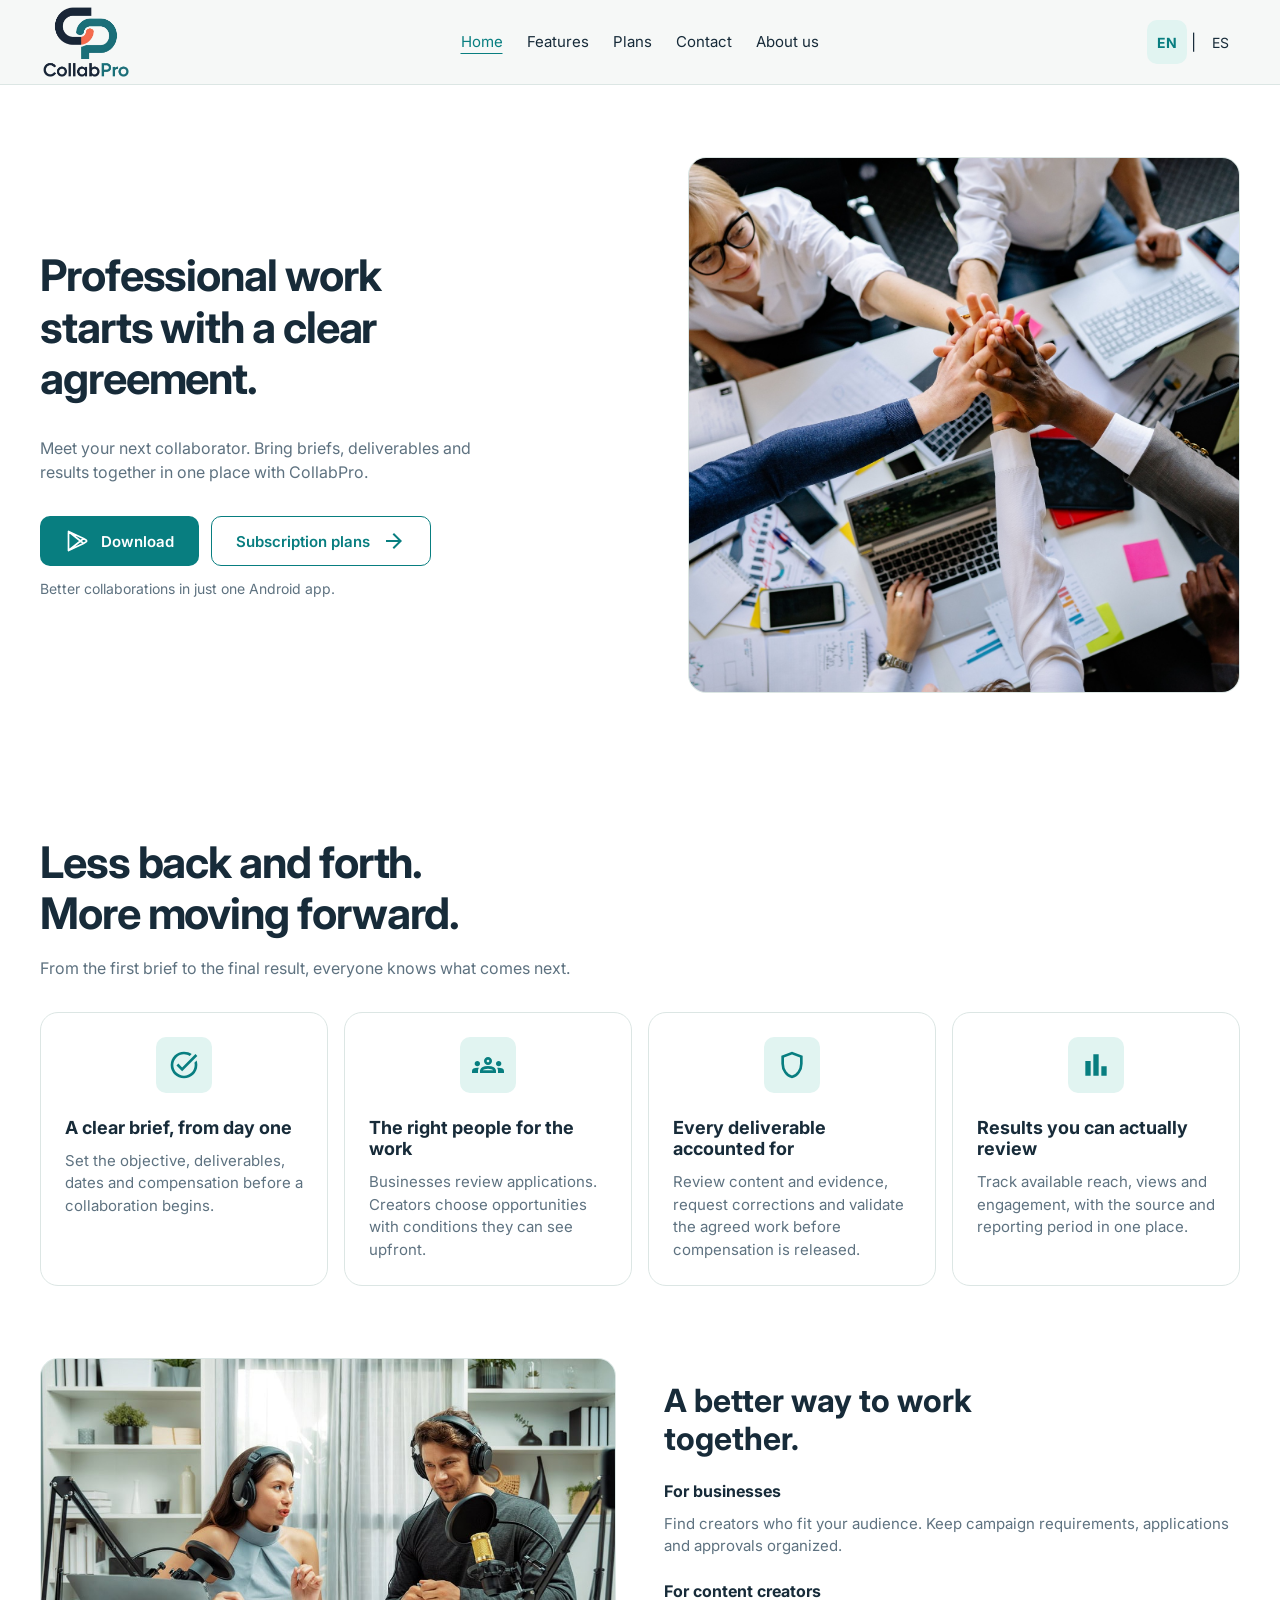
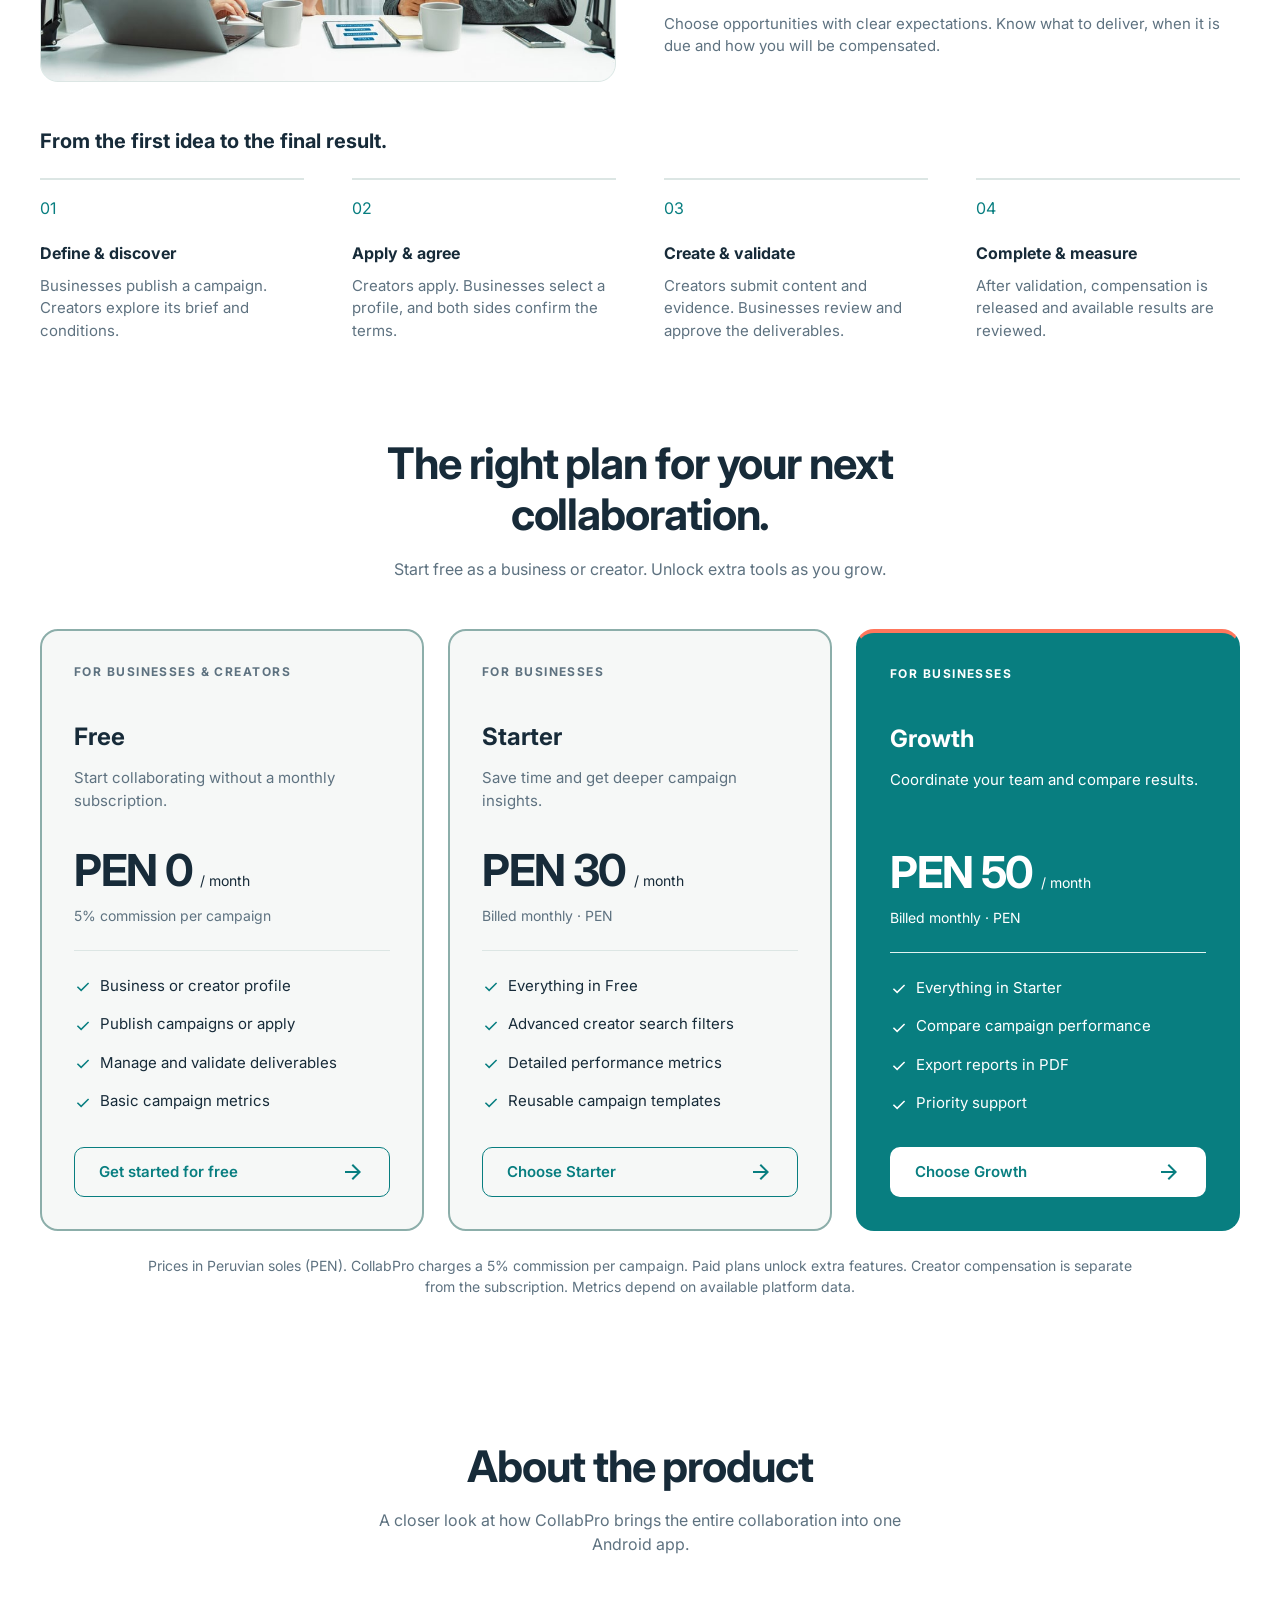
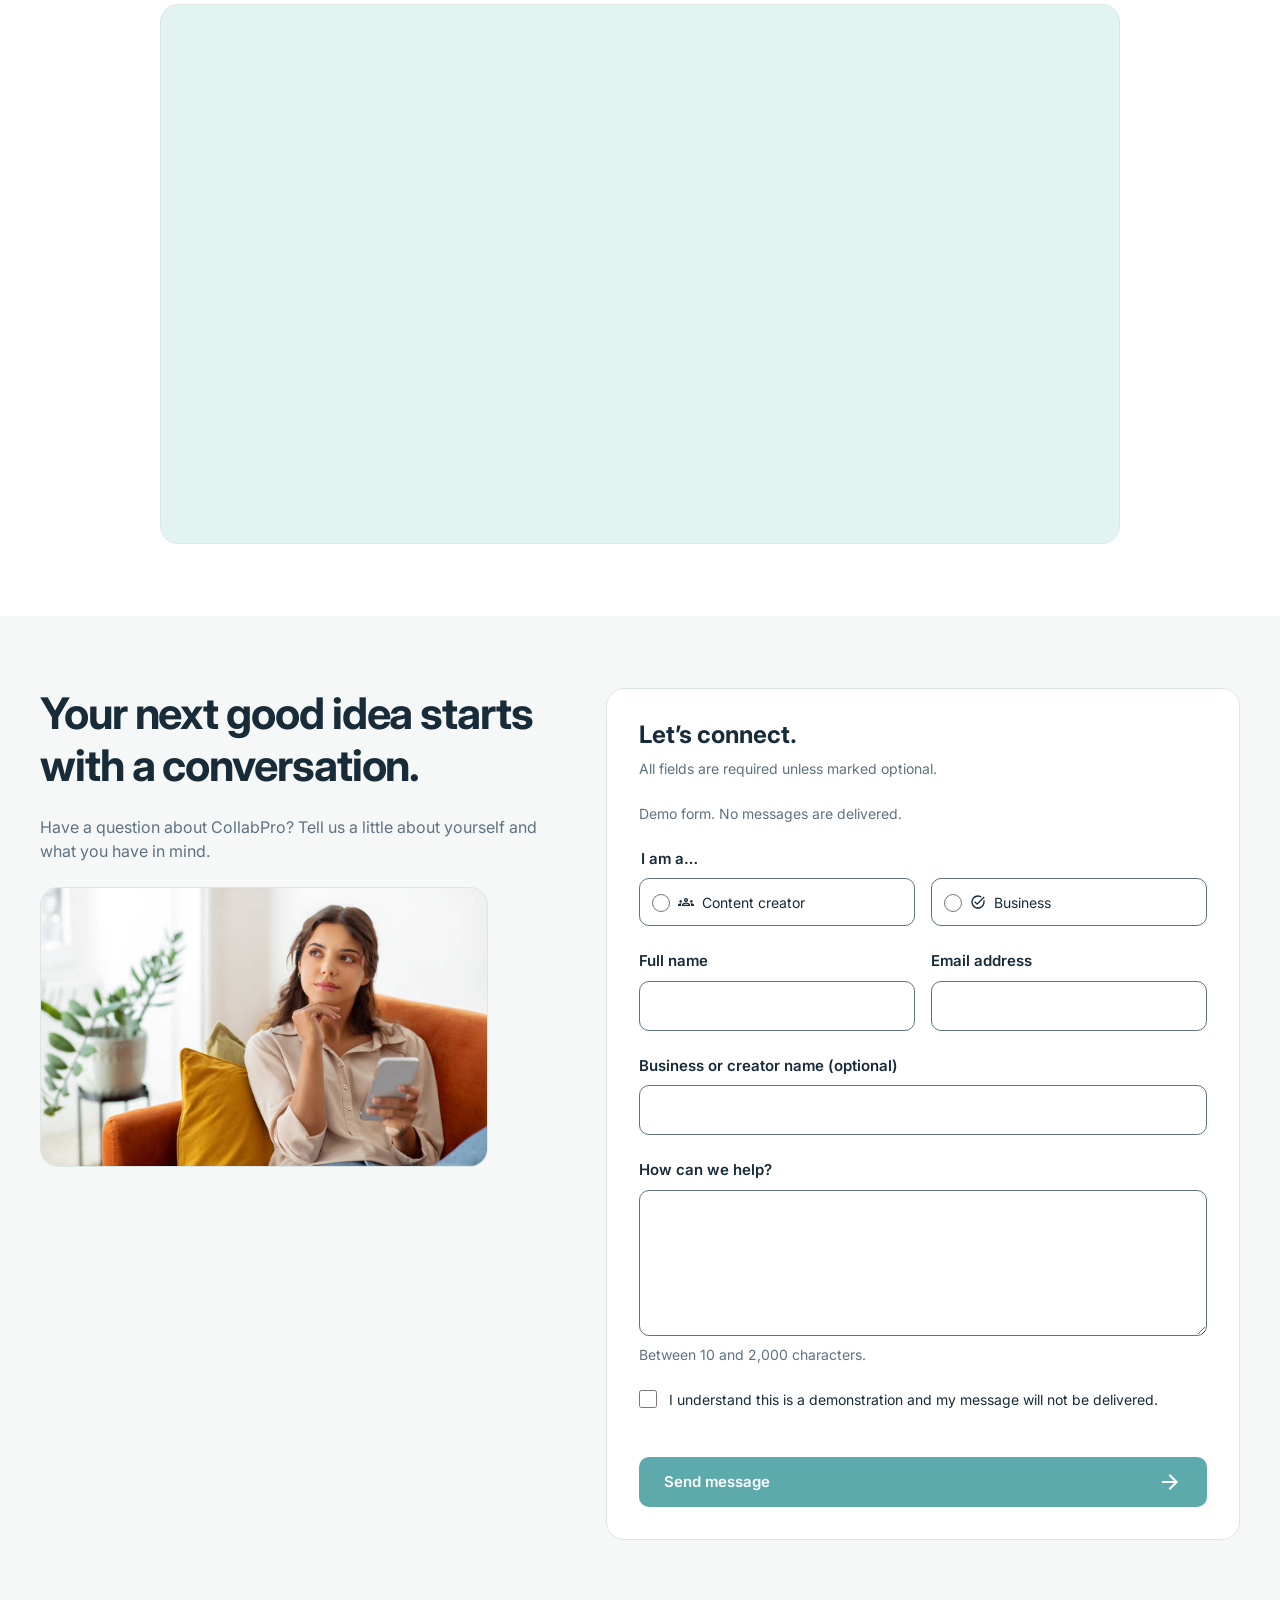
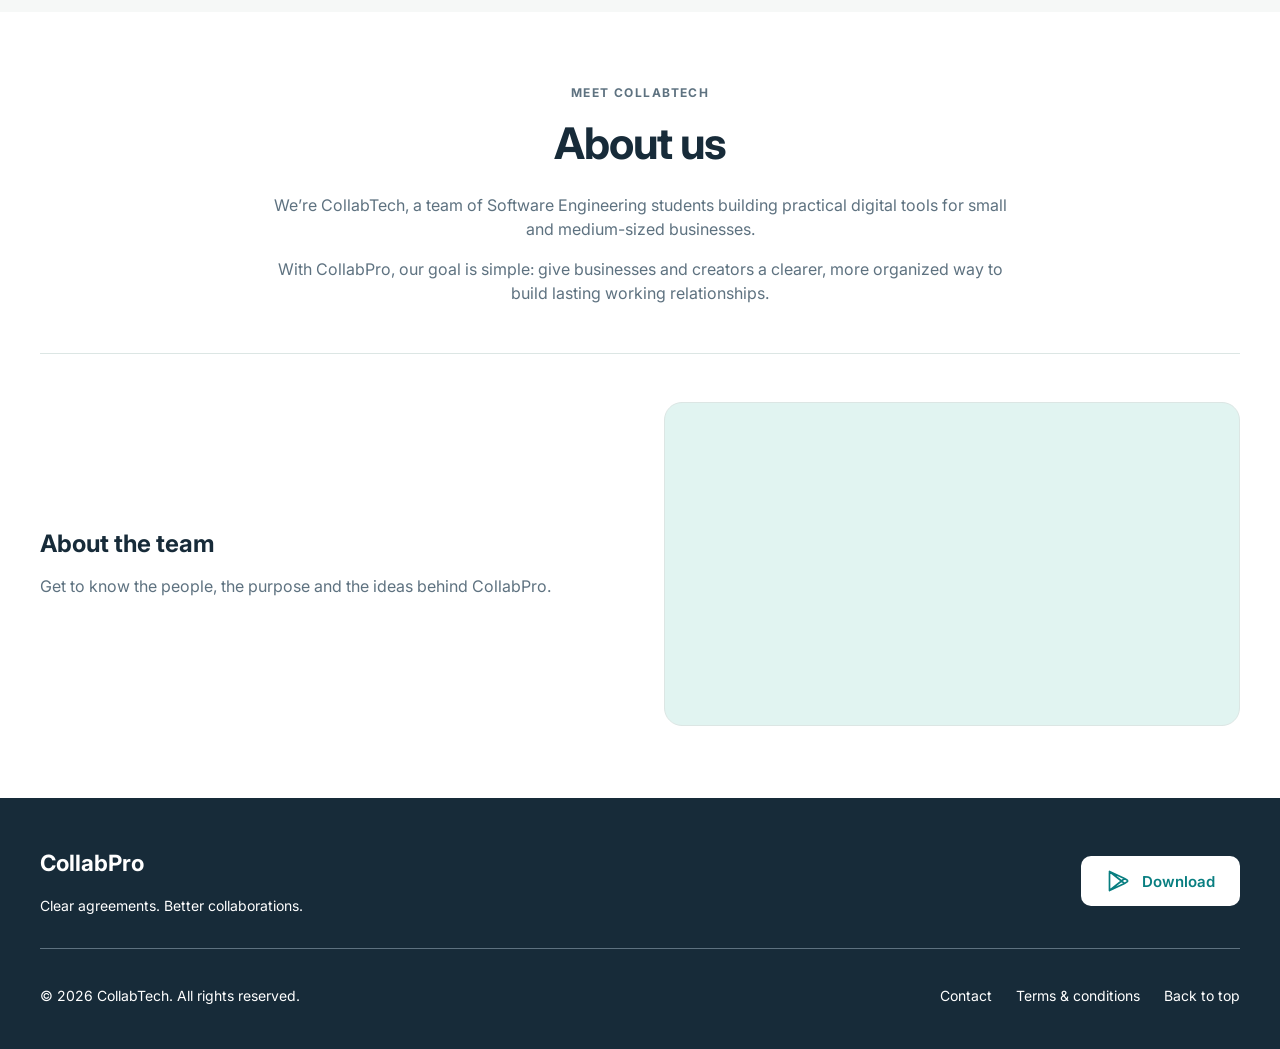
<file: index.html>
<!DOCTYPE html>
<html lang="en-US">
  <head>
    <meta charset="utf-8"/>
    <meta content="width=device-width, initial-scale=1" name="viewport"/>
    <meta content="light" name="color-scheme"/>
    <meta content="#087E80" name="theme-color"/>
    <title>
      CollabPro — Clear agreements. Better collaborations.
    </title>
    <meta content="Connect businesses and creators. Manage campaign briefs, applications, deliverables and results in one Android app." name="description"/>
    <meta content="CollabPro — Clear agreements. Better collaborations." property="og:title"/>
    <meta content="Connect businesses and creators. Manage campaign briefs, applications, deliverables and results in one Android app." property="og:description"/>
    <meta content="website" property="og:type"/>
    <link href="assets/imgs/favicon.ico" rel="icon" type="image/x-icon"/>
    <link href="https://fonts.googleapis.com" rel="preconnect"/>
    <link href="https://fonts.gstatic.com" rel="preconnect" crossorigin="anonymous"/>
    <link href="https://fonts.googleapis.com/css2?family=Inter:wght@400;500;600;700&amp;family=Roboto:wght@400;500;600;700&amp;display=swap" rel="stylesheet"/>
    <link href="assets/styles/main.css" rel="stylesheet"/>
    <script src="assets/js/main.js" type="module">
    </script>
  </head>
  <body data-page="home">
    <a class="skip-link" data-i18n="skip" href="#main">
      Skip to main content
    </a>
    <p aria-atomic="true" aria-live="polite" class="sr-only" id="site-announcement" role="status">
    </p>
    <header class="site-header">
      <div class="container header-inner">
        <a aria-label="CollabPro — Home" class="brand" data-i18n-aria="brand.home" href="#home">
          <img alt="CollabPro" class="brand-logo" height="72" src="assets/imgs/logo.png" width="92"/>
        </a>
        <nav aria-label="Main navigation" class="main-nav" data-i18n-aria="nav.label" id="main-nav">
          <a data-i18n="nav.home" href="#home">
            Home
          </a>
          <a data-i18n="nav.features" href="#features">
            Features
          </a>
          <a data-i18n="nav.plans" href="#plans">
            Plans
          </a>
          <a data-i18n="nav.contact" href="#contact">
            Contact
          </a>
          <a data-i18n="nav.about" href="#about">
            About us
          </a>
        </nav>
        <div class="header-actions">
          <div aria-label="Language" class="language-switch" data-i18n-aria="language.label" role="group">
            <button aria-label="English" aria-pressed="true" data-locale="en_US" lang="en-US" type="button">
              EN
            </button>
            <span aria-hidden="true">
              |
            </span>
            <button aria-label="Español latinoamericano" aria-pressed="false" data-locale="es_419" lang="es-419" type="button">
              ES
            </button>
          </div>
          <button aria-controls="main-nav" aria-expanded="false" aria-label="Open menu" class="menu-toggle" data-i18n-aria="menu.open" id="menu-toggle" type="button">
            <svg aria-hidden="true" class="icon material-symbols-icon" focusable="false" viewBox="0 0 960 960"><path d="M120 240V320H840V240ZM120 440V520H840V440ZM120 640V720H840V640Z" transform="translate(0 960) scale(1 -1)"/></svg>
          </button>
        </div>
      </div>
    </header>
    <main id="main" tabindex="-1">
      <section aria-labelledby="hero-title" class="section hero" id="home">
        <div class="container hero-grid">
          <div class="hero-copy">
            <h1 data-i18n="hero.title" id="hero-title">
              Professional work starts with a clear agreement.
            </h1>
            <p class="hero-description" data-i18n="hero.description">
              Meet your next collaborator. Bring briefs, deliverables and results together in one place with CollabPro
            </p>
            <div class="button-row">
              <a class="button button-primary" data-download="" href="#download-dialog">
                <svg aria-hidden="true" class="icon playstore-icon" focusable="false" viewBox="0 0 24 24"><path d="m3.5 2.5 12 9.5-12 9.5v-19Zm12 9.5 3-2.4 2.5 1.5c.8.5.8 1.3 0 1.8l-2.5 1.5-3-2.4Zm-12-9.5 15 7.1m-15 11.9 15-7.1"/></svg>
                <span data-i18n="cta.download">
                  Download
                </span>
              </a>
              <a class="button button-outline" href="#plans">
                <span data-i18n="cta.plans">
                  Subscription plans
                </span>
                <svg aria-hidden="true" class="icon material-symbols-icon" focusable="false" viewBox="0 0 960 960"><path d="M647 440H160V520H647L423 744L480 800L800 480L480 160L423 216Z" transform="translate(0 960) scale(1 -1)"/></svg>
              </a>
            </div>
            <p class="small-note" data-i18n="hero.android">
              Better collaborations in just one Android app.
            </p>
          </div>
          <figure class="media-slot media-hero" data-media="">
            <img alt="Team members bringing their hands together around a work table" data-i18n-alt="media.hero" decoding="async" fetchpriority="high" height="1280" src="assets/imgs/home.jpg" width="1920"/>
            <figcaption class="media-caption" data-i18n="media.hero" hidden>Team members bringing their hands together around a work table</figcaption>
          </figure>
        </div>
      </section>
      <section aria-labelledby="features-title" class="section" id="features">
        <div class="container">
          <div class="section-heading">
            <h2 data-i18n="features.title" id="features-title">
              Less back and forth.
More moving forward.
            </h2>
            <p data-i18n="features.description">
              From the first brief to the final result, everyone knows what comes next.
            </p>
          </div>
          <div class="feature-grid">
            <article class="feature-card">
              <span class="icon-box">
                <svg aria-hidden="true" class="icon material-symbols-icon" focusable="false" viewBox="0 0 960 960"><path d="M480 80Q397 80 324.0 111.5Q251 143 197.0 197.0Q143 251 111.5 324.0Q80 397 80 480Q80 563 111.5 636.0Q143 709 197.0 763.0Q251 817 324.0 848.5Q397 880 480 880Q545 880 603.0 861.0Q661 842 710 808L652 749Q614 773 571.0 786.5Q528 800 480 800Q347 800 253.5 706.5Q160 613 160 480Q160 347 253.5 253.5Q347 160 480 160Q613 160 706.5 253.5Q800 347 800 480Q800 498 798.0 516.0Q796 534 792 551L857 616Q868 584 874.0 550.0Q880 516 880 480Q880 397 848.5 324.0Q817 251 763.0 197.0Q709 143 636.0 111.5Q563 80 480 80ZM424 296 254 466 310 522 424 408 824 809 880 753Z" transform="translate(0 960) scale(1 -1)"/></svg>
              </span>
              <h3 data-i18n="feature.campaigns.title">
                A clear brief, from day one
              </h3>
              <p data-i18n="feature.campaigns.body">
                Set the objective, deliverables, dates and compensation before a collaboration begins.
              </p>
            </article>
            <article class="feature-card">
              <span class="icon-box">
                <svg aria-hidden="true" class="icon material-symbols-icon" focusable="false" viewBox="0 0 960 960"><path d="M0 240V303Q0 346 44.0 373.0Q88 400 160 400Q173 400 185.0 399.5Q197 399 208 397Q194 376 187.0 353.0Q180 330 180 305V240ZM240 240V305Q240 337 257.5 363.5Q275 390 307 410Q339 430 383.5 440.0Q428 450 480 450Q533 450 577.5 440.0Q622 430 654 410Q686 390 703.0 363.5Q720 337 720 305V240ZM780 240V305Q780 331 773.5 354.0Q767 377 754 397Q765 399 776.5 399.5Q788 400 800 400Q872 400 916.0 373.5Q960 347 960 303V240ZM325 320H636Q626 340 580.5 355.0Q535 370 480 370Q425 370 379.5 355.0Q334 340 325 320ZM160 440Q127 440 103.5 463.5Q80 487 80 520Q80 554 103.5 577.0Q127 600 160 600Q194 600 217.0 577.0Q240 554 240 520Q240 487 217.0 463.5Q194 440 160 440ZM800 440Q767 440 743.5 463.5Q720 487 720 520Q720 554 743.5 577.0Q767 600 800 600Q834 600 857.0 577.0Q880 554 880 520Q880 487 857.0 463.5Q834 440 800 440ZM480 480Q430 480 395.0 515.0Q360 550 360 600Q360 651 395.0 685.5Q430 720 480 720Q531 720 565.5 685.5Q600 651 600 600Q600 550 565.5 515.0Q531 480 480 480ZM480 560Q497 560 508.5 571.5Q520 583 520 600Q520 617 508.5 628.5Q497 640 480 640Q463 640 451.5 628.5Q440 617 440 600Q440 583 451.5 571.5Q463 560 480 560ZM481 320Q481 320 481.0 320.0Q481 320 481 320Q481 320 481.0 320.0Q481 320 481 320ZM480 600Q480 600 480.0 600.0Q480 600 480 600Q480 600 480.0 600.0Q480 600 480 600Q480 600 480.0 600.0Q480 600 480 600Q480 600 480.0 600.0Q480 600 480 600Z" transform="translate(0 960) scale(1 -1)"/></svg>
              </span>
              <h3 data-i18n="feature.matches.title">
                The right people for the work
              </h3>
              <p data-i18n="feature.matches.body">
                Businesses review applications. Creators choose opportunities with conditions they can see upfront.
              </p>
            </article>
            <article class="feature-card">
              <span class="icon-box">
                <svg aria-hidden="true" class="icon material-symbols-icon" focusable="false" viewBox="0 0 960 960"><path d="M480 80Q341 115 250.5 239.5Q160 364 160 516V760L480 880L800 760V516Q800 364 709.5 239.5Q619 115 480 80ZM480 164Q584 197 652.0 296.0Q720 395 720 516V705L480 795L240 705V516Q240 395 308.0 296.0Q376 197 480 164ZM480 480Q480 480 480.0 480.0Q480 480 480 480Q480 480 480.0 480.0Q480 480 480 480Z" transform="translate(0 960) scale(1 -1)"/></svg>
              </span>
              <h3 data-i18n="feature.validation.title">
                Every deliverable accounted for
              </h3>
              <p data-i18n="feature.validation.body">
                Review content and evidence, request corrections and validate the agreed work before compensation is released.
              </p>
            </article>
            <article class="feature-card">
              <span class="icon-box">
                <svg aria-hidden="true" class="icon material-symbols-icon" focusable="false" viewBox="0 0 960 960"><path d="M640 160V440H800V160ZM400 160V800H560V160ZM160 160V600H320V160Z" transform="translate(0 960) scale(1 -1)"/></svg>
              </span>
              <h3 data-i18n="feature.metrics.title">
                Results you can actually review
              </h3>
              <p data-i18n="feature.metrics.body">
                Track available reach, views and engagement, with the source and reporting period in one place.
              </p>
            </article>
          </div>
          <div class="audience-grid">
            <figure class="media-slot" data-media="">
              <img alt="Two content creators recording a podcast with microphones and headphones" data-i18n-alt="media.features" decoding="async" loading="lazy" height="534" src="assets/imgs/features.jpg" width="950"/>
              <figcaption class="media-caption" data-i18n="media.features" hidden>Two content creators recording a podcast with microphones and headphones</figcaption>
            </figure>
            <div class="audience-copy">
              <h3 data-i18n="audience.title">
                A better way to work together.
              </h3>
              <h4 data-i18n="audience.business.title">
                For businesses
              </h4>
              <p data-i18n="audience.business.body">
                Find creators who fit your audience. Keep campaign requirements, applications and approvals organized.
              </p>
              <h4 data-i18n="audience.creator.title">
                For content creators
              </h4>
              <p data-i18n="audience.creator.body">
                Choose opportunities with clear expectations. Know what to deliver, when it is due and how you will be compensated.
              </p>
            </div>
          </div>
          <div aria-labelledby="workflow-title" class="workflow">
            <h3 data-i18n="workflow.title" id="workflow-title">
              From the first idea to the final result.
            </h3>
            <ol class="steps">
              <li>
                <span aria-hidden="true" class="step-number">
                  01
                </span>
                <h4 data-i18n="step.1.title">
                  Define &amp; discover
                </h4>
                <p data-i18n="step.1.body">
                  Businesses publish a campaign. Creators explore its brief and conditions.
                </p>
              </li>
              <li>
                <span aria-hidden="true" class="step-number">
                  02
                </span>
                <h4 data-i18n="step.2.title">
                  Apply &amp; agree
                </h4>
                <p data-i18n="step.2.body">
                  Creators apply. Businesses select a profile, and both sides confirm the terms.
                </p>
              </li>
              <li>
                <span aria-hidden="true" class="step-number">
                  03
                </span>
                <h4 data-i18n="step.3.title">
                  Create &amp; validate
                </h4>
                <p data-i18n="step.3.body">
                  Creators submit content and evidence. Businesses review and approve the deliverables.
                </p>
              </li>
              <li>
                <span aria-hidden="true" class="step-number">
                  04
                </span>
                <h4 data-i18n="step.4.title">
                  Complete &amp; measure
                </h4>
                <p data-i18n="step.4.body">
                  After validation, compensation is released and available results are reviewed.
                </p>
              </li>
            </ol>
          </div>
        </div>
      </section>
      <section aria-labelledby="plans-title" class="section section-plans" id="plans">
        <div class="container">
          <div class="section-heading heading-centered">
            <h2 data-i18n="plans.title" id="plans-title">
              The right plan for your next collaboration.
            </h2>
            <p data-i18n="plans.description">
              Start free as a business or creator. Unlock extra tools as you grow.
            </p>
          </div>
          <div class="plans-grid">
            <article class="plan-card">
              <p class="eyebrow" data-i18n="plan.free.audience">
                FOR BUSINESSES &amp; CREATORS
              </p>
              <h3 data-i18n="plan.free.name">
                Free
              </h3>
              <p class="plan-description" data-i18n="plan.free.description">
                Start collaborating without a monthly subscription.
              </p>
              <p class="plan-price">
                <span data-price="0">
                  PEN 0
                </span>
                <span class="price-period" data-i18n="plan.month">
                  / month
                </span>
              </p>
              <p class="plan-billing" data-i18n="plan.free.billing">
                5% commission per campaign
              </p>
              <ul class="plan-features">
                <li>
                  <svg aria-hidden="true" class="icon material-symbols-icon" focusable="false" viewBox="0 0 960 960"><path d="M382 240 154 468 211 525 382 354 749 721 806 664Z" transform="translate(0 960) scale(1 -1)"/></svg>
                  <span data-i18n="plan.free.item.0">
                    Business or creator profile
                  </span>
                </li>
                <li>
                  <svg aria-hidden="true" class="icon material-symbols-icon" focusable="false" viewBox="0 0 960 960"><path d="M382 240 154 468 211 525 382 354 749 721 806 664Z" transform="translate(0 960) scale(1 -1)"/></svg>
                  <span data-i18n="plan.free.item.1">
                    Publish campaigns or apply
                  </span>
                </li>
                <li>
                  <svg aria-hidden="true" class="icon material-symbols-icon" focusable="false" viewBox="0 0 960 960"><path d="M382 240 154 468 211 525 382 354 749 721 806 664Z" transform="translate(0 960) scale(1 -1)"/></svg>
                  <span data-i18n="plan.free.item.2">
                    Manage and validate deliverables
                  </span>
                </li>
                <li>
                  <svg aria-hidden="true" class="icon material-symbols-icon" focusable="false" viewBox="0 0 960 960"><path d="M382 240 154 468 211 525 382 354 749 721 806 664Z" transform="translate(0 960) scale(1 -1)"/></svg>
                  <span data-i18n="plan.free.item.3">
                    Basic campaign metrics
                  </span>
                </li>
              </ul>
              <button class="button button-outline" data-plan="free" type="button">
                <span data-i18n="plan.free.cta">
                  Get started for free
                </span>
                <svg aria-hidden="true" class="icon material-symbols-icon" focusable="false" viewBox="0 0 960 960"><path d="M647 440H160V520H647L423 744L480 800L800 480L480 160L423 216Z" transform="translate(0 960) scale(1 -1)"/></svg>
              </button>
            </article>
            <article class="plan-card">
              <p class="eyebrow" data-i18n="plan.starter.audience">
                FOR BUSINESSES
              </p>
              <h3 data-i18n="plan.starter.name">
                Starter
              </h3>
              <p class="plan-description" data-i18n="plan.starter.description">
                Save time and get deeper campaign insights.
              </p>
              <p class="plan-price">
                <span data-price="30">
                  PEN 30
                </span>
                <span class="price-period" data-i18n="plan.month">
                  / month
                </span>
              </p>
              <p class="plan-billing" data-i18n="plan.starter.billing">
                Billed monthly · PEN
              </p>
              <ul class="plan-features">
                <li>
                  <svg aria-hidden="true" class="icon material-symbols-icon" focusable="false" viewBox="0 0 960 960"><path d="M382 240 154 468 211 525 382 354 749 721 806 664Z" transform="translate(0 960) scale(1 -1)"/></svg>
                  <span data-i18n="plan.starter.item.0">
                    Everything in Free
                  </span>
                </li>
                <li>
                  <svg aria-hidden="true" class="icon material-symbols-icon" focusable="false" viewBox="0 0 960 960"><path d="M382 240 154 468 211 525 382 354 749 721 806 664Z" transform="translate(0 960) scale(1 -1)"/></svg>
                  <span data-i18n="plan.starter.item.1">
                    Advanced creator search filters
                  </span>
                </li>
                <li>
                  <svg aria-hidden="true" class="icon material-symbols-icon" focusable="false" viewBox="0 0 960 960"><path d="M382 240 154 468 211 525 382 354 749 721 806 664Z" transform="translate(0 960) scale(1 -1)"/></svg>
                  <span data-i18n="plan.starter.item.2">
                    Detailed performance metrics
                  </span>
                </li>
                <li>
                  <svg aria-hidden="true" class="icon material-symbols-icon" focusable="false" viewBox="0 0 960 960"><path d="M382 240 154 468 211 525 382 354 749 721 806 664Z" transform="translate(0 960) scale(1 -1)"/></svg>
                  <span data-i18n="plan.starter.item.3">
                    Reusable campaign templates
                  </span>
                </li>
              </ul>
              <button class="button button-outline" data-plan="starter" type="button">
                <span data-i18n="plan.starter.cta">
                  Choose Starter
                </span>
                <svg aria-hidden="true" class="icon material-symbols-icon" focusable="false" viewBox="0 0 960 960"><path d="M647 440H160V520H647L423 744L480 800L800 480L480 160L423 216Z" transform="translate(0 960) scale(1 -1)"/></svg>
              </button>
            </article>
            <article class="plan-card plan-card-featured">
              <p class="eyebrow" data-i18n="plan.growth.audience">
                FOR BUSINESSES
              </p>
              <h3 data-i18n="plan.growth.name">
                Growth
              </h3>
              <p class="plan-description" data-i18n="plan.growth.description">
                Coordinate your team and compare results.
              </p>
              <p class="plan-price">
                <span data-price="50">
                  PEN 50
                </span>
                <span class="price-period" data-i18n="plan.month">
                  / month
                </span>
              </p>
              <p class="plan-billing" data-i18n="plan.growth.billing">
                Billed monthly · PEN
              </p>
              <ul class="plan-features">
                <li>
                  <svg aria-hidden="true" class="icon material-symbols-icon" focusable="false" viewBox="0 0 960 960"><path d="M382 240 154 468 211 525 382 354 749 721 806 664Z" transform="translate(0 960) scale(1 -1)"/></svg>
                  <span data-i18n="plan.growth.item.0">
                    Everything in Starter
                  </span>
                </li>
                <li>
                  <svg aria-hidden="true" class="icon material-symbols-icon" focusable="false" viewBox="0 0 960 960"><path d="M382 240 154 468 211 525 382 354 749 721 806 664Z" transform="translate(0 960) scale(1 -1)"/></svg>
                  <span data-i18n="plan.growth.item.1">
                    Compare campaign performance
                  </span>
                </li>
                <li>
                  <svg aria-hidden="true" class="icon material-symbols-icon" focusable="false" viewBox="0 0 960 960"><path d="M382 240 154 468 211 525 382 354 749 721 806 664Z" transform="translate(0 960) scale(1 -1)"/></svg>
                  <span data-i18n="plan.growth.item.2">
                    Export reports in PDF
                  </span>
                </li>
                <li>
                  <svg aria-hidden="true" class="icon material-symbols-icon" focusable="false" viewBox="0 0 960 960"><path d="M382 240 154 468 211 525 382 354 749 721 806 664Z" transform="translate(0 960) scale(1 -1)"/></svg>
                  <span data-i18n="plan.growth.item.3">
                    Priority support
                  </span>
                </li>
              </ul>
              <button class="button button-light" data-plan="growth" type="button">
                <span data-i18n="plan.growth.cta">
                  Choose Growth
                </span>
                <svg aria-hidden="true" class="icon material-symbols-icon" focusable="false" viewBox="0 0 960 960"><path d="M647 440H160V520H647L423 744L480 800L800 480L480 160L423 216Z" transform="translate(0 960) scale(1 -1)"/></svg>
              </button>
            </article>
          </div>
          <p class="plans-note" data-i18n="plans.note">
            Prices in Peruvian soles (PEN). CollabPro charges a 5% commission per campaign. Paid plans unlock extra features. Creator compensation is separate from the subscription. Metrics depend on available platform data.
          </p>
        </div>
      </section>
      <section class="section" id="about-the-product" aria-labelledby="product-video-title">
        <div class="container">
          <div class="section-heading heading-centered">
            <h2 data-i18n="video.product.title" id="product-video-title">About the product</h2>
            <p data-i18n="product.description">A closer look at how CollabPro brings the entire collaboration into one Android app.</p>
          </div>
          <div class="video-slot product-video-player">
            <iframe
              src="https://www.youtube.com/embed/VdEhdZ1mnt0"
              title="CollabPro — About the Product"
              width="560"
              height="315"
              loading="lazy"
              allow="accelerometer; clipboard-write; encrypted-media; gyroscope; picture-in-picture; web-share"
              referrerpolicy="strict-origin-when-cross-origin"
              allowfullscreen>
            </iframe>
          </div>
        </div>
      </section>
      <section aria-labelledby="contact-title" class="section section-muted" id="contact">
        <div class="container contact-grid">
          <div class="contact-copy">
            <h2 data-i18n="contact.title" id="contact-title">
              Your next good idea starts with a conversation.
            </h2>
            <p data-i18n="contact.description">
              Have a question about CollabPro? Tell us a little about yourself and what you have in mind.
            </p>
            <figure class="media-slot" data-media="">
              <img alt="A person holding a mobile phone while considering a question" data-i18n-alt="media.contact" decoding="async" loading="lazy" height="406" src="assets/imgs/contact.jpg" width="612"/>
              <figcaption class="media-caption" data-i18n="media.contact" hidden>A person holding a mobile phone while considering a question</figcaption>
            </figure>
          </div>
          <form aria-labelledby="form-title" class="contact-form" id="contact-form">
            <h3 data-i18n="form.title" id="form-title">
              Let’s connect.
            </h3>
            <p class="form-hint" data-i18n="form.required">
              All fields are required unless marked optional.
            </p>
            <p class="form-hint" data-i18n="form.demo">
              Demo form. No messages are delivered.
            </p>
            <p class="selection-note" hidden="" id="selected-plan" role="status">
            </p>
            <div class="error-summary" hidden="" id="error-summary" role="alert" tabindex="-1">
            </div>
            <fieldset class="segment-group">
              <legend data-i18n="form.segment">
                I am a…
              </legend>
              <div class="segment-options">
                <label class="segment-option">
                  <input aria-describedby="segment-error" id="segment-creator" name="segment" required="" type="radio" value="creator"/>
                  <svg aria-hidden="true" class="icon material-symbols-icon" focusable="false" viewBox="0 0 960 960"><path d="M0 240V303Q0 346 44.0 373.0Q88 400 160 400Q173 400 185.0 399.5Q197 399 208 397Q194 376 187.0 353.0Q180 330 180 305V240ZM240 240V305Q240 337 257.5 363.5Q275 390 307 410Q339 430 383.5 440.0Q428 450 480 450Q533 450 577.5 440.0Q622 430 654 410Q686 390 703.0 363.5Q720 337 720 305V240ZM780 240V305Q780 331 773.5 354.0Q767 377 754 397Q765 399 776.5 399.5Q788 400 800 400Q872 400 916.0 373.5Q960 347 960 303V240ZM325 320H636Q626 340 580.5 355.0Q535 370 480 370Q425 370 379.5 355.0Q334 340 325 320ZM160 440Q127 440 103.5 463.5Q80 487 80 520Q80 554 103.5 577.0Q127 600 160 600Q194 600 217.0 577.0Q240 554 240 520Q240 487 217.0 463.5Q194 440 160 440ZM800 440Q767 440 743.5 463.5Q720 487 720 520Q720 554 743.5 577.0Q767 600 800 600Q834 600 857.0 577.0Q880 554 880 520Q880 487 857.0 463.5Q834 440 800 440ZM480 480Q430 480 395.0 515.0Q360 550 360 600Q360 651 395.0 685.5Q430 720 480 720Q531 720 565.5 685.5Q600 651 600 600Q600 550 565.5 515.0Q531 480 480 480ZM480 560Q497 560 508.5 571.5Q520 583 520 600Q520 617 508.5 628.5Q497 640 480 640Q463 640 451.5 628.5Q440 617 440 600Q440 583 451.5 571.5Q463 560 480 560ZM481 320Q481 320 481.0 320.0Q481 320 481 320Q481 320 481.0 320.0Q481 320 481 320ZM480 600Q480 600 480.0 600.0Q480 600 480 600Q480 600 480.0 600.0Q480 600 480 600Q480 600 480.0 600.0Q480 600 480 600Q480 600 480.0 600.0Q480 600 480 600Z" transform="translate(0 960) scale(1 -1)"/></svg>
                  <span data-i18n="form.creator">
                    Content creator
                  </span>
                </label>
                <label class="segment-option">
                  <input aria-describedby="segment-error" id="segment-business" name="segment" required="" type="radio" value="business"/>
                  <svg aria-hidden="true" class="icon material-symbols-icon" focusable="false" viewBox="0 0 960 960"><path d="M480 80Q397 80 324.0 111.5Q251 143 197.0 197.0Q143 251 111.5 324.0Q80 397 80 480Q80 563 111.5 636.0Q143 709 197.0 763.0Q251 817 324.0 848.5Q397 880 480 880Q545 880 603.0 861.0Q661 842 710 808L652 749Q614 773 571.0 786.5Q528 800 480 800Q347 800 253.5 706.5Q160 613 160 480Q160 347 253.5 253.5Q347 160 480 160Q613 160 706.5 253.5Q800 347 800 480Q800 498 798.0 516.0Q796 534 792 551L857 616Q868 584 874.0 550.0Q880 516 880 480Q880 397 848.5 324.0Q817 251 763.0 197.0Q709 143 636.0 111.5Q563 80 480 80ZM424 296 254 466 310 522 424 408 824 809 880 753Z" transform="translate(0 960) scale(1 -1)"/></svg>
                  <span data-i18n="form.business">
                    Business
                  </span>
                </label>
              </div>
              <p class="field-error" hidden="" id="segment-error">
              </p>
            </fieldset>
            <div class="form-row">
              <div class="field">
                <label data-i18n="form.name" for="name">
                  Full name
                </label>
                <input aria-describedby="name-error" autocomplete="name" id="name" maxlength="100" name="name" required="" type="text"/>
                <p class="field-error" hidden="" id="name-error">
                </p>
              </div>
              <div class="field">
                <label data-i18n="form.email" for="email">
                  Email address
                </label>
                <input aria-describedby="email-error" autocomplete="email" id="email" inputmode="email" maxlength="254" name="email" required="" type="email"/>
                <p class="field-error" hidden="" id="email-error">
                </p>
              </div>
            </div>
            <div class="field">
              <label data-i18n="form.organization" for="organization">
                Business or creator name (optional)
              </label>
              <input autocomplete="organization" id="organization" maxlength="120" name="organization" type="text"/>
              <p class="field-error" hidden="" id="organization-error">
              </p>
            </div>
            <div class="field">
              <label data-i18n="form.message" for="message">
                How can we help?
              </label>
              <textarea aria-describedby="message-hint message-error" id="message" maxlength="2000" minlength="10" name="message" required="" rows="5"></textarea>
              <p class="form-hint" data-i18n="form.messageHint" id="message-hint">
                Between 10 and 2,000 characters.
              </p>
              <p class="field-error" hidden="" id="message-error">
              </p>
            </div>
            <div class="consent-field">
              <label class="checkbox-label">
                <input aria-describedby="consent-error" id="consent" name="consent" required="" type="checkbox"/>
                <span data-i18n="form.consent">I understand this is a demonstration and my message will not be delivered.</span>
              </label>
              <p class="field-error" hidden="" id="consent-error">
              </p>
            </div>
            <button class="button button-primary form-submit" disabled="" type="submit">
              <span data-i18n="form.submit">
                Send message
              </span>
              <svg aria-hidden="true" class="icon material-symbols-icon" focusable="false" viewBox="0 0 960 960"><path d="M647 440H160V520H647L423 744L480 800L800 480L480 160L423 216Z" transform="translate(0 960) scale(1 -1)"/></svg>
            </button>
            <p aria-live="polite" class="form-status" hidden="" id="form-status" role="status" tabindex="-1">
            </p>
          </form>
        </div>
      </section>
      <section aria-labelledby="about-title" class="section" id="about">
        <div class="container">
          <div class="about-intro">
            <p class="eyebrow" data-i18n="about.eyebrow">
              MEET COLLABTECH
            </p>
            <h2 data-i18n="about.shortTitle" id="about-title">
              About us
            </h2>
            <p data-i18n="about.body">
              We’re CollabTech, a team of Software Engineering students building practical digital tools for small and medium-sized businesses.
            </p>
            <p data-i18n="about.mission">
              With CollabPro, our goal is simple, give businesses and creators a clearer, more organized way to build lasting working relationships.
            </p>
          </div>
          <section class="video-band" aria-labelledby="team-video-title">
      <div class="video-copy">
        <h3 data-i18n="video.team.title" id="team-video-title">
          About the team
        </h3>
        <p data-i18n="team.description">
          Get to know the people, the purpose and the ideas behind CollabPro.
        </p>
      </div>

      <div class="video-slot" role="group" aria-labelledby="team-video-title">
        <iframe
          src="https://www.youtube.com/embed/gdVG7tXH9Zs"
          title="About the CollabTech team"
          allow="accelerometer; autoplay; clipboard-write; encrypted-media; gyroscope; picture-in-picture; web-share"
          referrerpolicy="strict-origin-when-cross-origin"
          allowfullscreen>
        </iframe>
      </div>
    </section>
        </div>
      </section>
    </main>
    <footer class="site-footer" id="footer">
      <div class="container">
        <div class="footer-top">
          <div>
            <a class="brand-name" href="#home">
              CollabPro
            </a>
            <p data-i18n="footer.tagline">
              Clear agreements. Better collaborations.
            </p>
          </div>
          <a class="button button-light" data-download="" href="#download-dialog">
            <svg aria-hidden="true" class="icon playstore-icon" focusable="false" viewBox="0 0 24 24"><path d="m3.5 2.5 12 9.5-12 9.5v-19Zm12 9.5 3-2.4 2.5 1.5c.8.5.8 1.3 0 1.8l-2.5 1.5-3-2.4Zm-12-9.5 15 7.1m-15 11.9 15-7.1"/></svg>
            <span data-i18n="cta.download">
              Download
            </span>
          </a>
        </div>
        <div class="footer-bottom">
          <p>
            ©
            <span data-current-year="">
              2026
            </span>
            CollabTech.
            <span data-i18n="footer.rights">
              All rights reserved.
            </span>
          </p>
          <nav aria-label="Footer navigation" class="footer-nav" data-i18n-aria="footer.label">
            <a data-i18n="nav.contact" href="#contact">
              Contact
            </a>
            <a data-i18n="footer.terms" href="terms.html">
              Terms &amp; conditions
            </a>
            <a data-i18n="footer.top" href="#home">
              Back to top
            </a>
          </nav>
        </div>
      </div>
    </footer>
    <dialog aria-describedby="download-description" aria-labelledby="download-title" id="download-dialog">
      <form method="dialog">
        <button aria-label="Close dialog" class="dialog-close" data-i18n-aria="dialog.close">
          <svg aria-hidden="true" class="icon material-symbols-icon" focusable="false" viewBox="0 0 960 960"><path d="M256 200 200 256 424 480 200 704 256 760 480 536 704 760 760 704 536 480 760 256 704 200 480 424Z" transform="translate(0 960) scale(1 -1)"/></svg>
        </button>
      </form>
      <h2 data-i18n="download.title" id="download-title">
        CollabPro for Android
      </h2>
      <p data-i18n="download.description" id="download-description">
        The Google Play download link is not available yet.
      </p>
      <a class="button button-primary" data-dialog-contact="" data-i18n="download.contact" href="#contact">
        Contact the team
      </a>
    </dialog>
  </body>
</html>
</file>
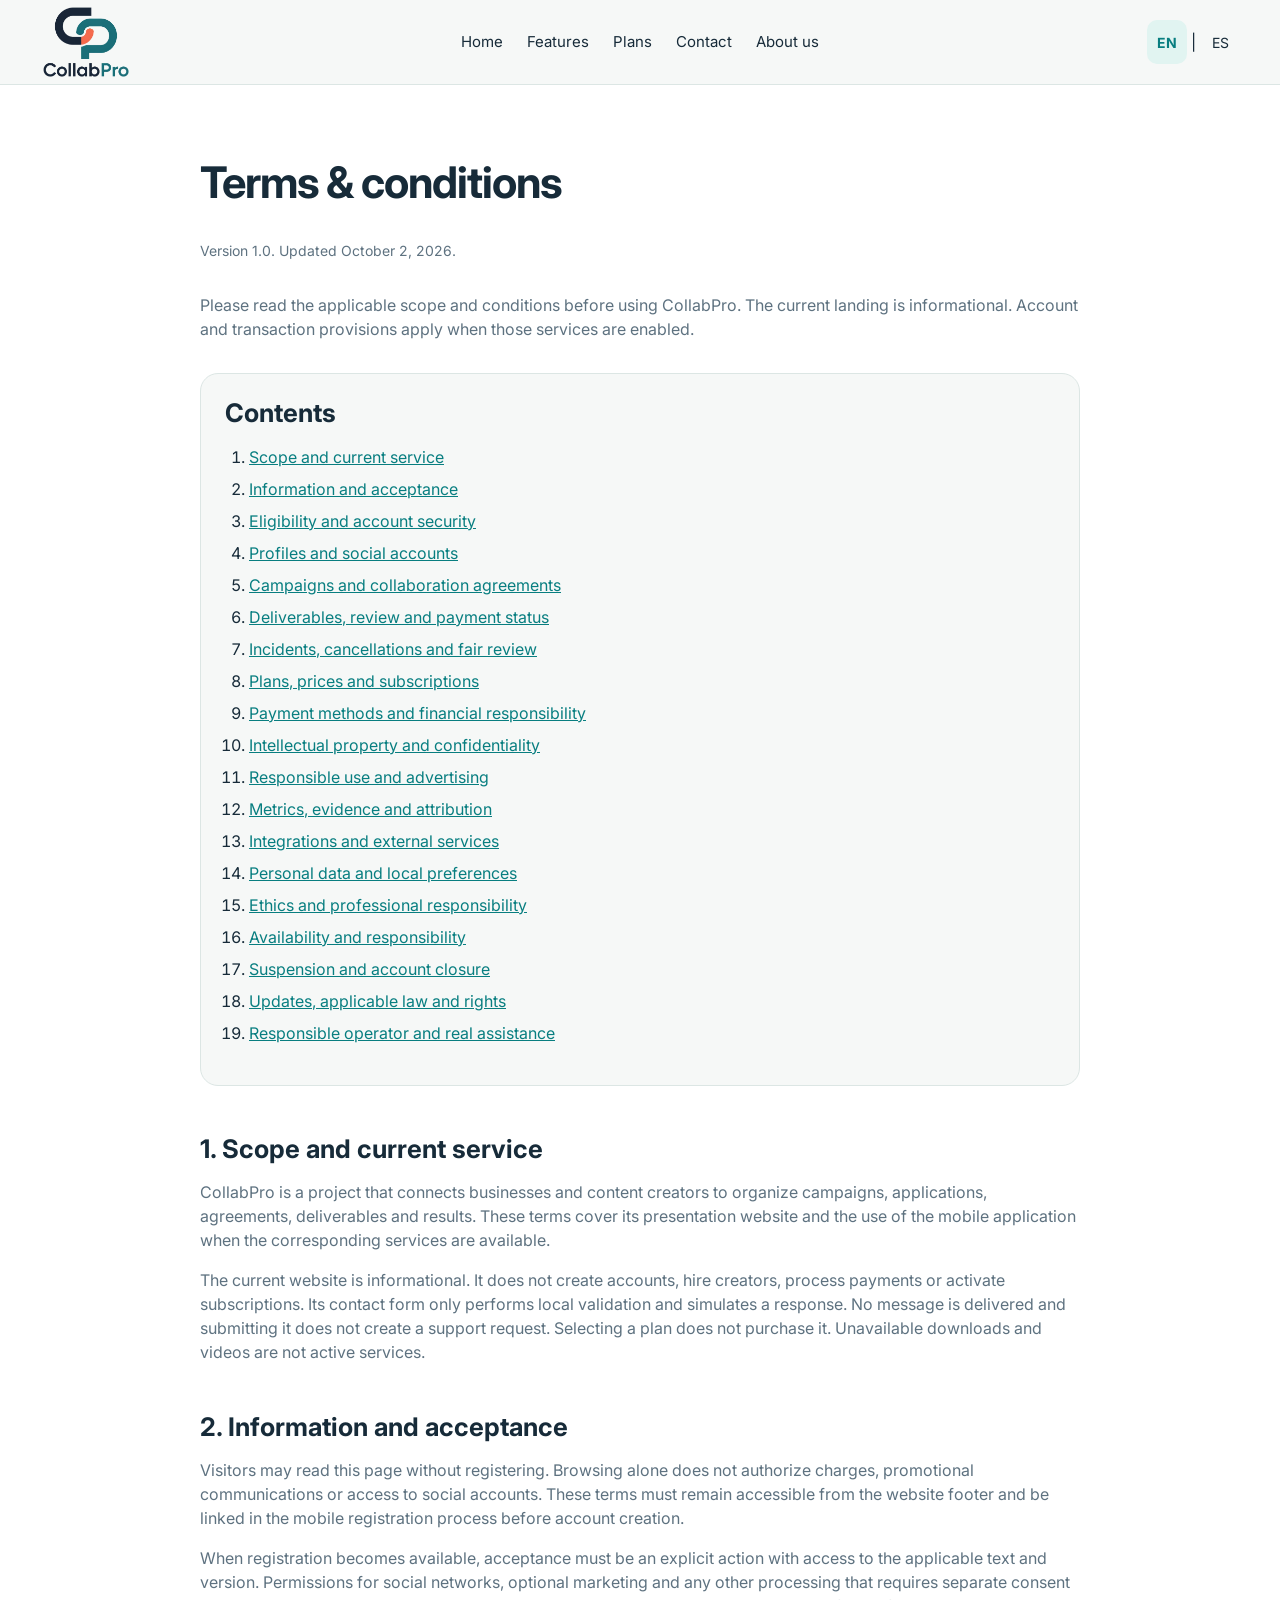
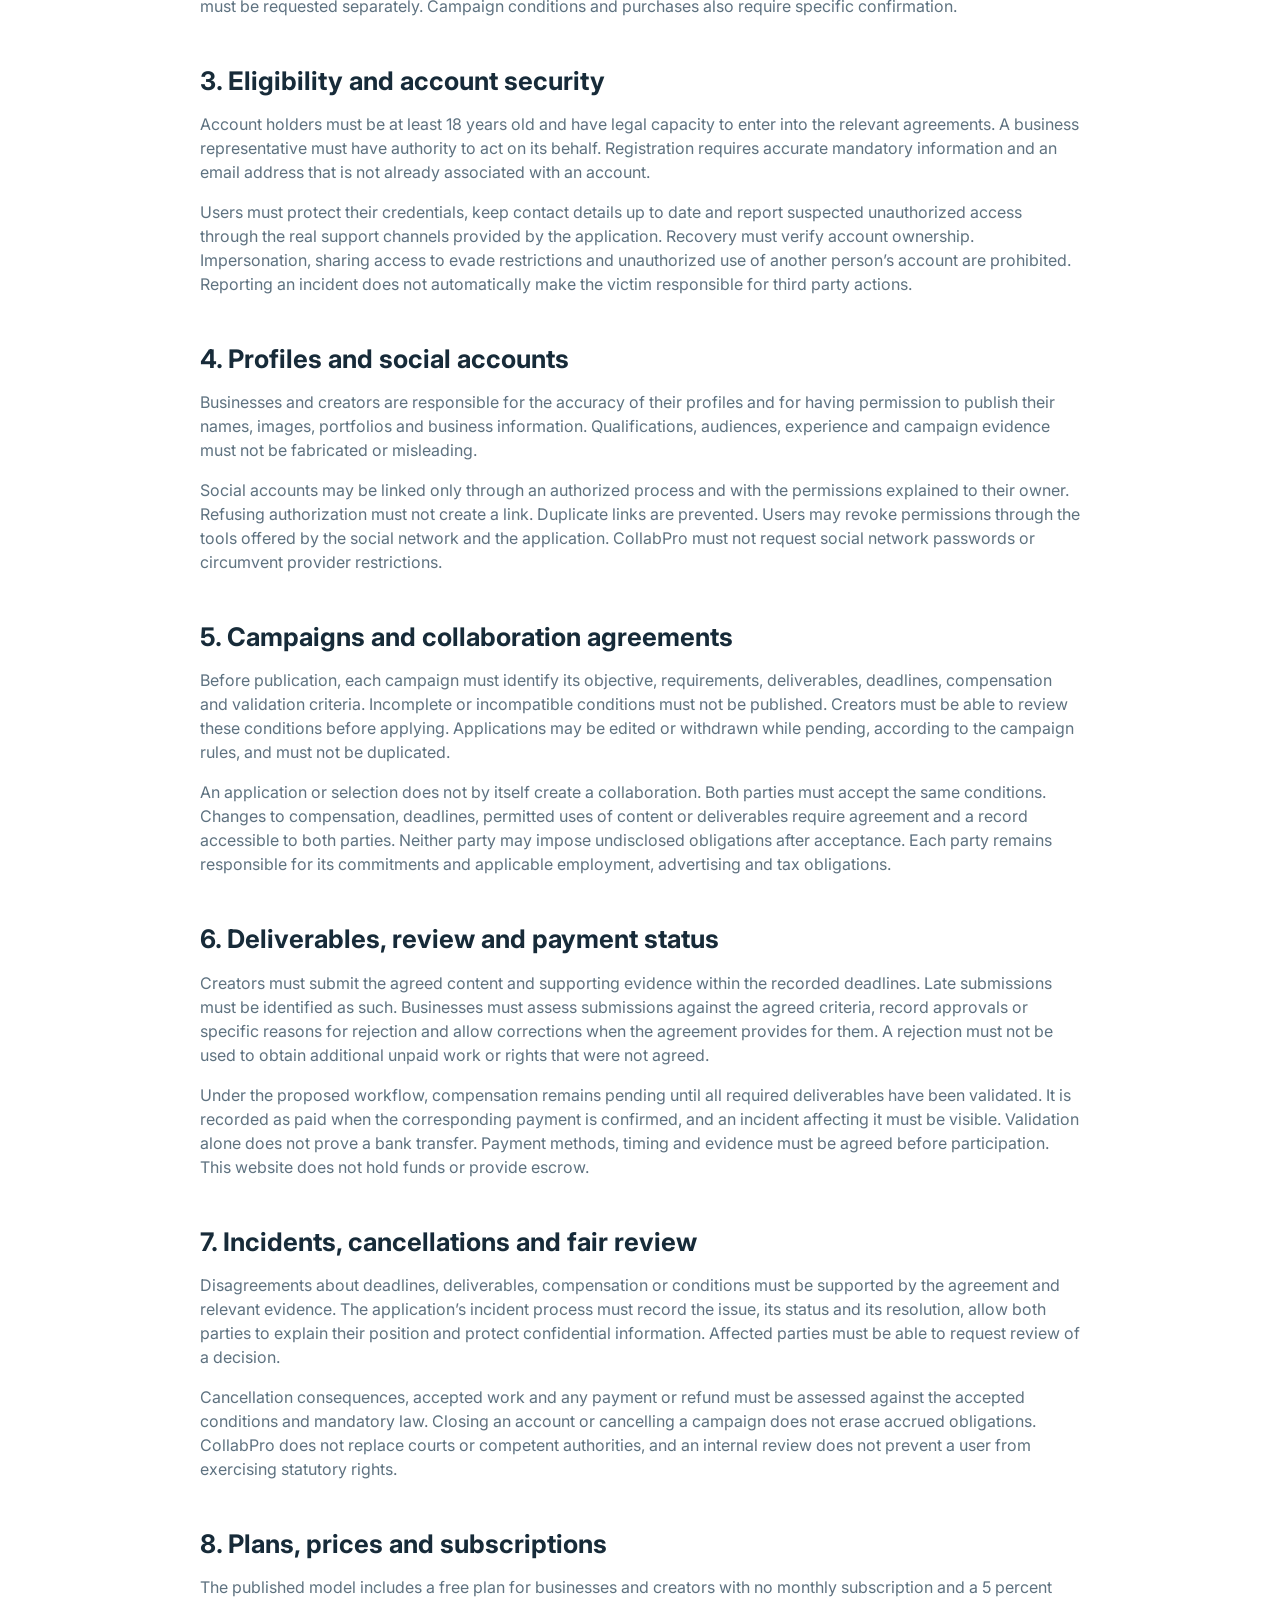
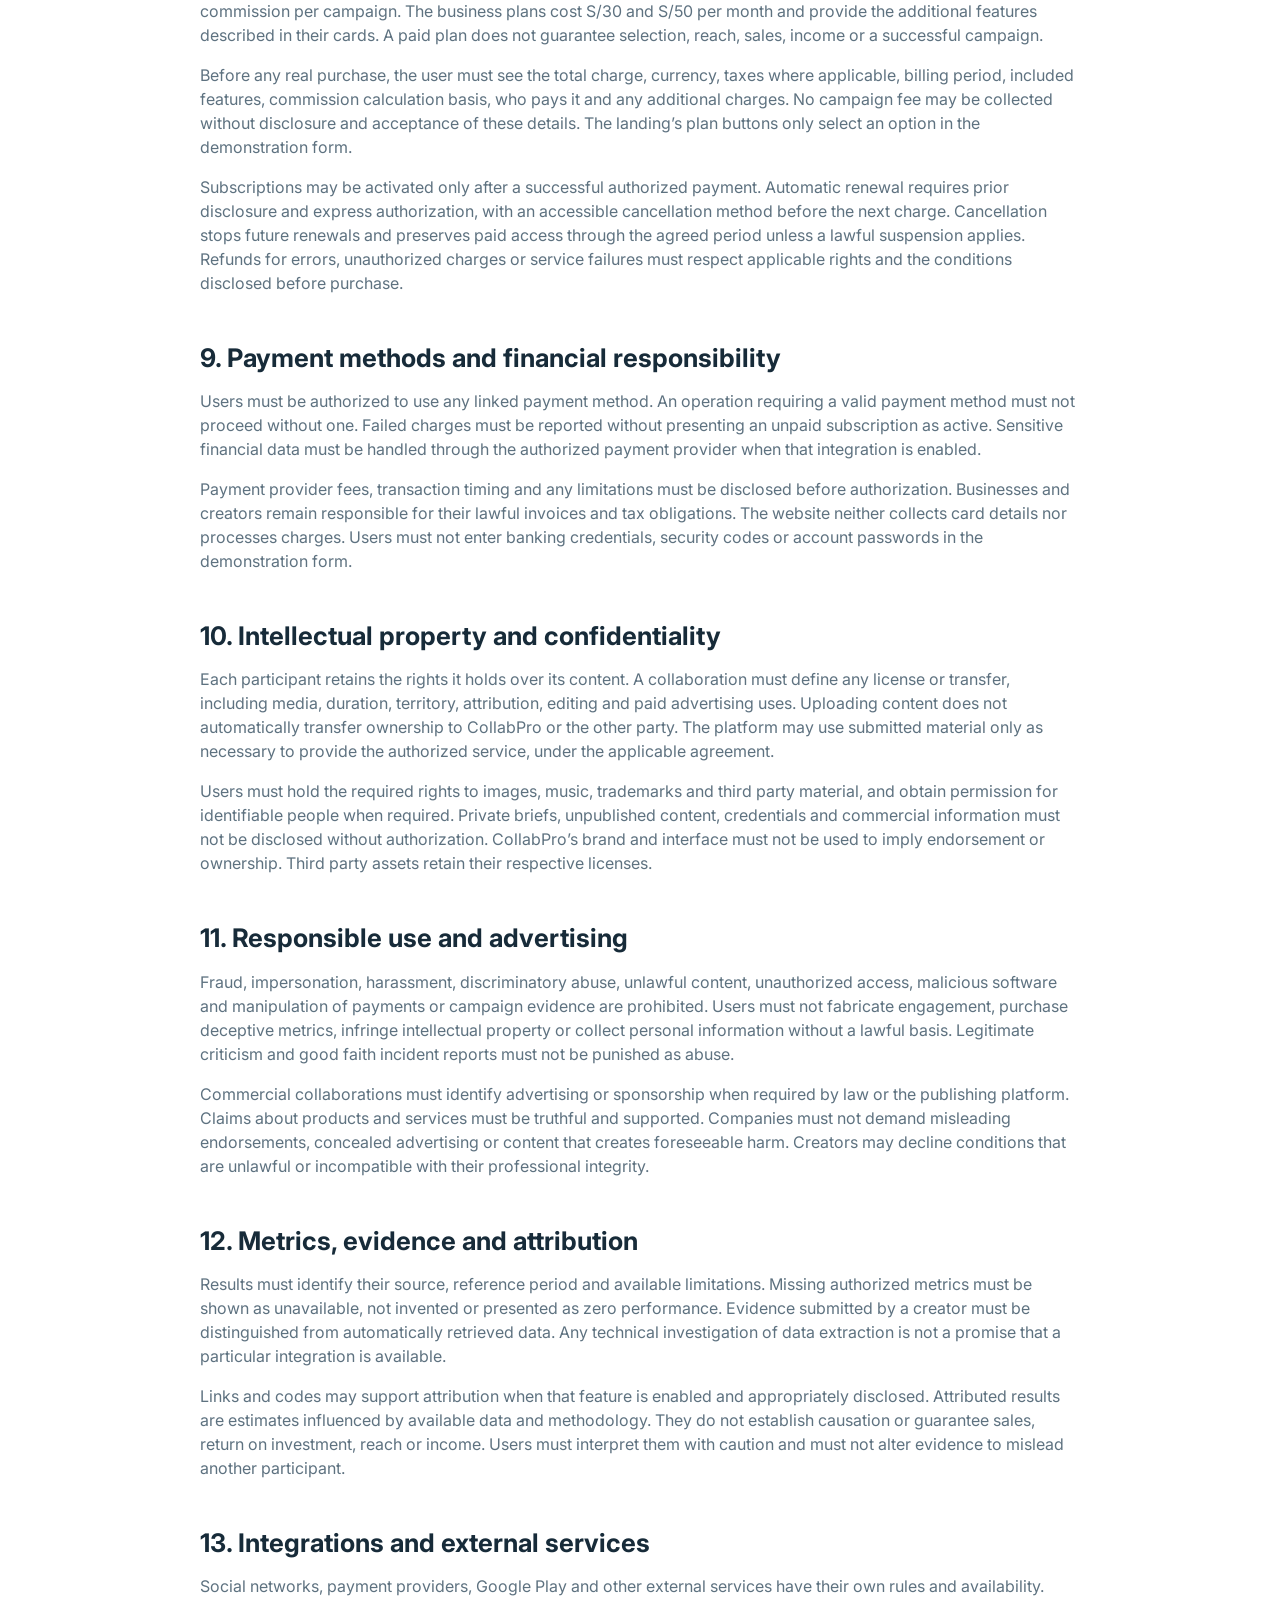
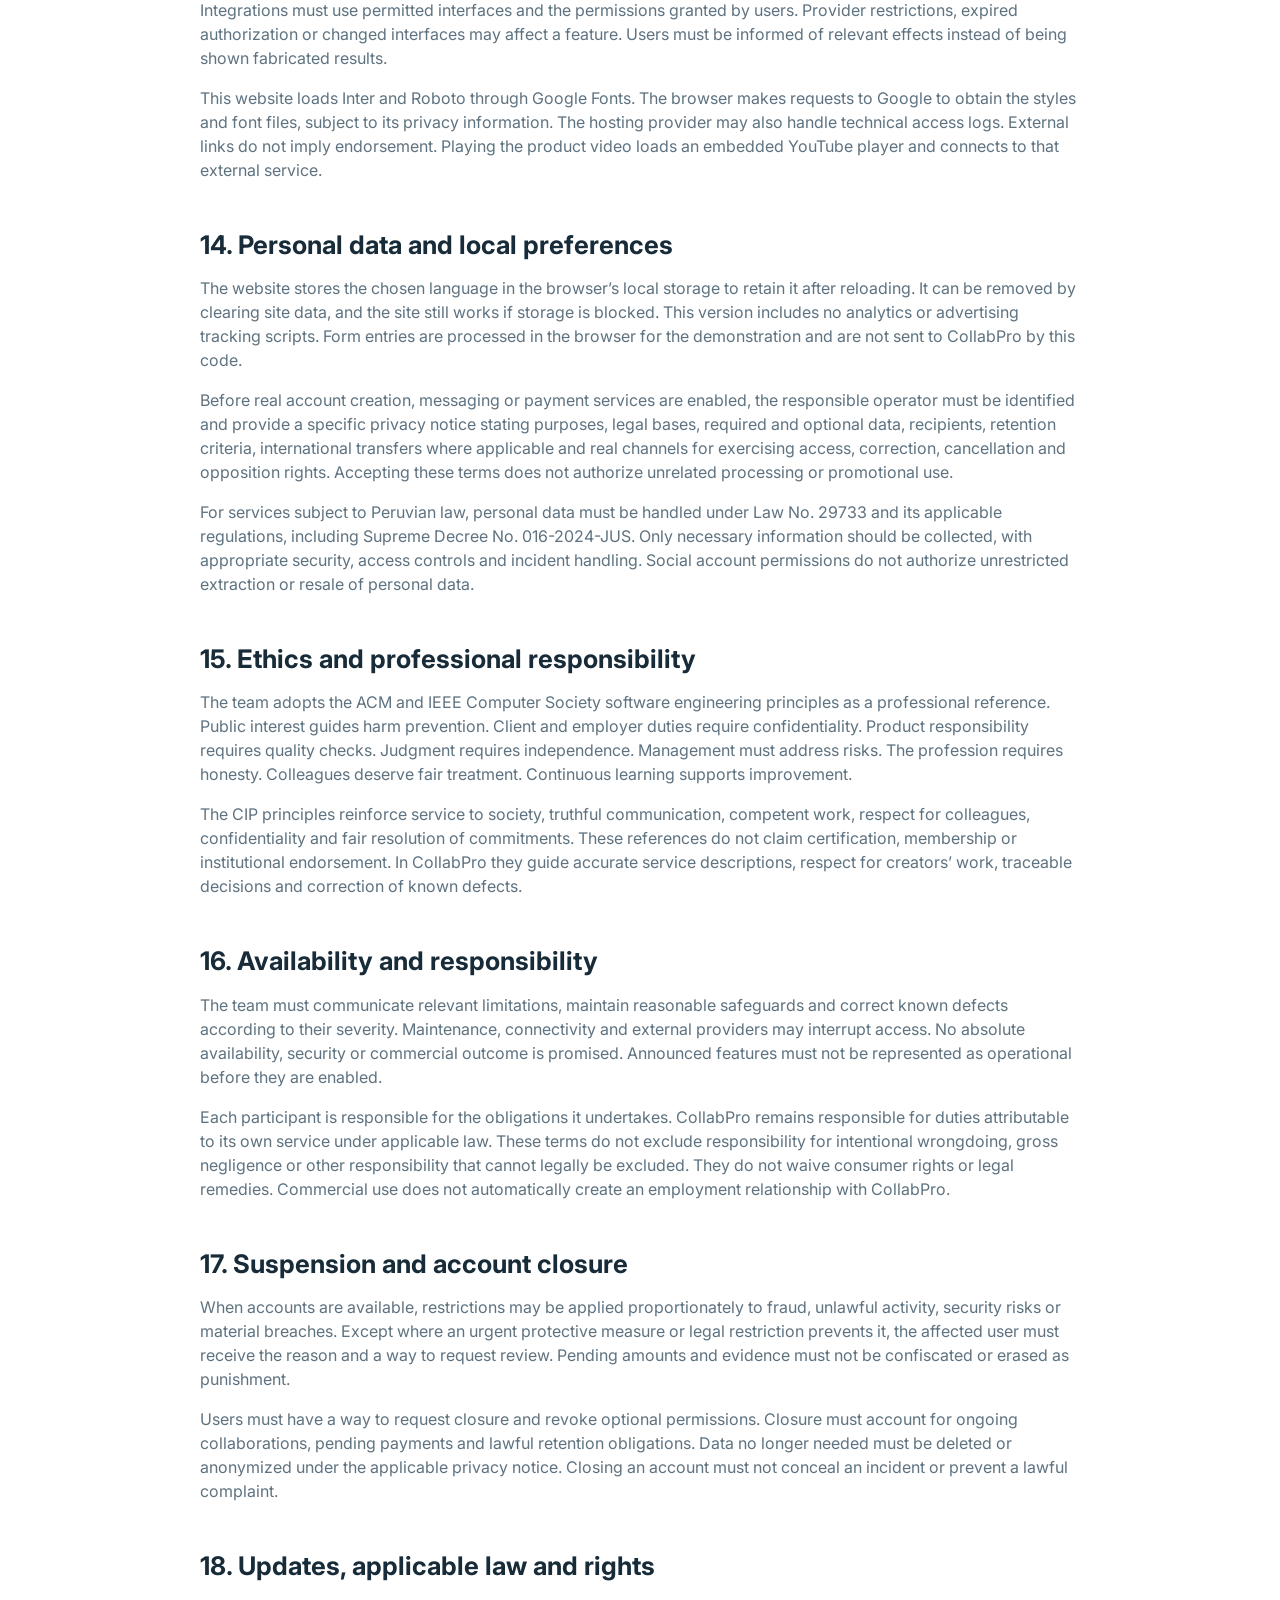
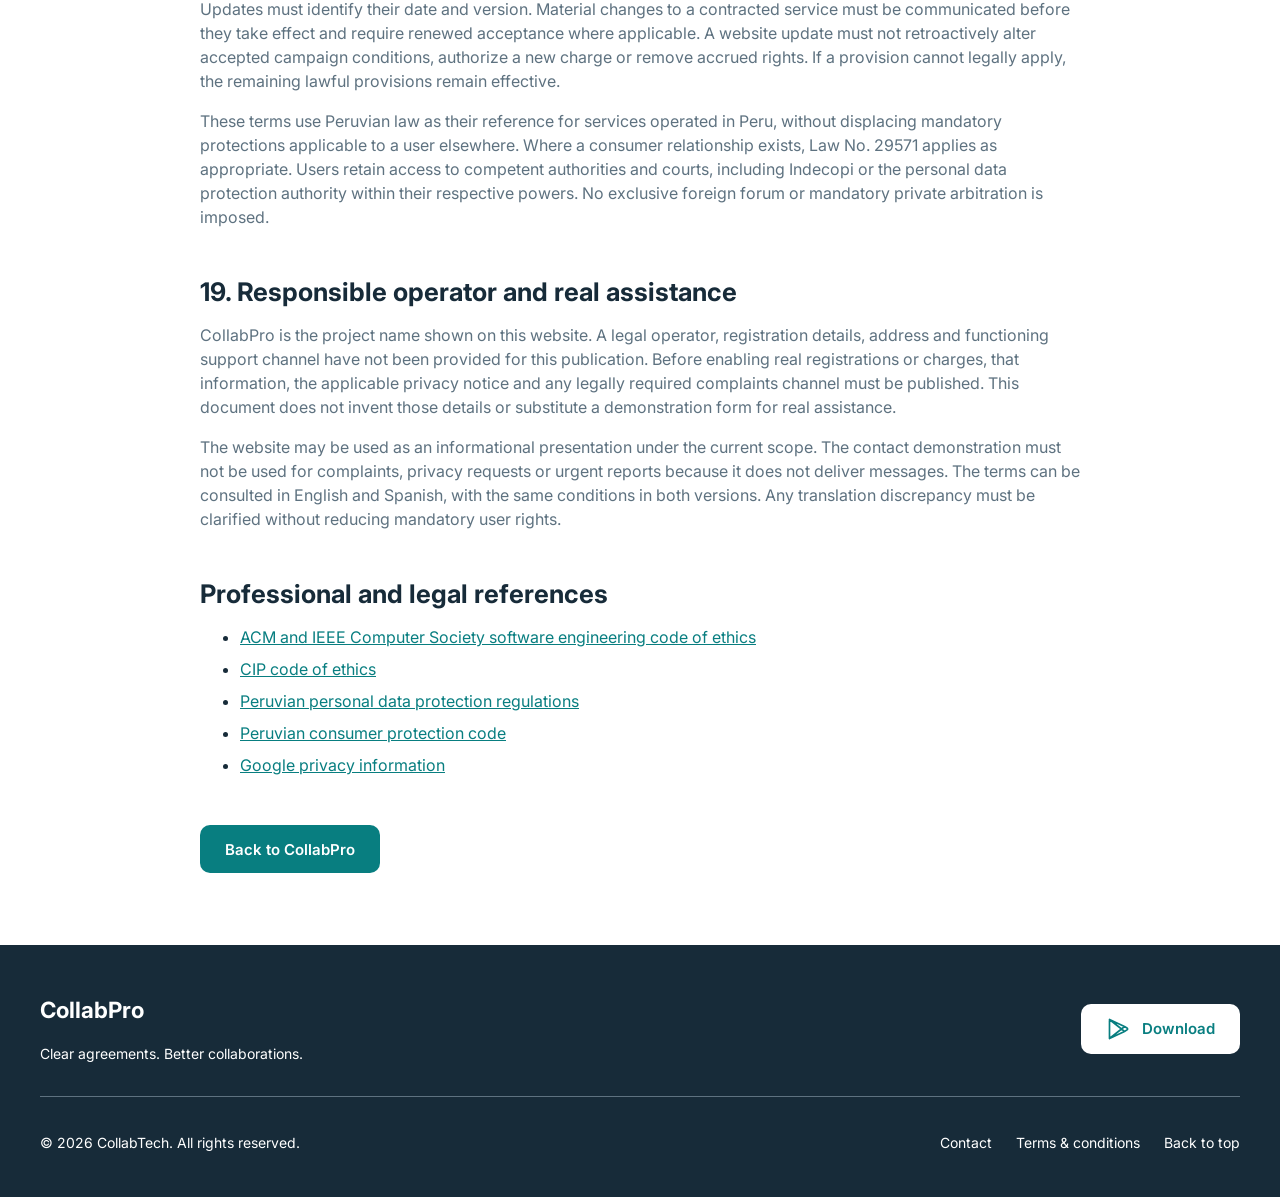
<file: terms.html>
<!DOCTYPE html>
<html lang="en-US">
  <head>
    <meta charset="utf-8"/>
    <meta content="width=device-width, initial-scale=1" name="viewport"/>
    <meta content="light" name="color-scheme"/>
    <meta content="#087E80" name="theme-color"/>
    <title>
      Terms &amp; conditions — CollabPro
    </title>
    <meta content="Terms and conditions for CollabPro." name="description"/>
    <meta content="Terms &amp; conditions — CollabPro" property="og:title"/>
    <meta content="Terms and conditions for CollabPro." property="og:description"/>
    <meta content="website" property="og:type"/>
    <link href="assets/imgs/favicon.ico" rel="icon" type="image/x-icon"/>
    <link href="https://fonts.googleapis.com" rel="preconnect"/>
    <link href="https://fonts.gstatic.com" rel="preconnect" crossorigin="anonymous"/>
    <link href="https://fonts.googleapis.com/css2?family=Inter:wght@400;500;600;700&amp;family=Roboto:wght@400;500;600;700&amp;display=swap" rel="stylesheet"/>
    <link href="assets/styles/main.css" rel="stylesheet"/>
    <script src="assets/js/main.js" type="module">
    </script>
  </head>
  <body data-page="terms">
    <a class="skip-link" data-i18n="skip" href="#main">
      Skip to main content
    </a>
    <p aria-atomic="true" aria-live="polite" class="sr-only" id="site-announcement" role="status">
    </p>
    <header class="site-header">
      <div class="container header-inner">
        <a aria-label="CollabPro — Home" class="brand" data-i18n-aria="brand.home" href="index.html#home">
          <img alt="CollabPro" class="brand-logo" height="72" src="assets/imgs/logo.png" width="92"/>
        </a>
        <nav aria-label="Main navigation" class="main-nav" data-i18n-aria="nav.label" id="main-nav">
          <a data-i18n="nav.home" href="index.html#home">
            Home
          </a>
          <a data-i18n="nav.features" href="index.html#features">
            Features
          </a>
          <a data-i18n="nav.plans" href="index.html#plans">
            Plans
          </a>
          <a data-i18n="nav.contact" href="index.html#contact">
            Contact
          </a>
          <a data-i18n="nav.about" href="index.html#about">
            About us
          </a>
        </nav>
        <div class="header-actions">
          <div aria-label="Language" class="language-switch" data-i18n-aria="language.label" role="group">
            <button aria-label="English" aria-pressed="true" data-locale="en_US" lang="en-US" type="button">
              EN
            </button>
            <span aria-hidden="true">
              |
            </span>
            <button aria-label="Español latinoamericano" aria-pressed="false" data-locale="es_419" lang="es-419" type="button">
              ES
            </button>
          </div>
          <button aria-controls="main-nav" aria-expanded="false" aria-label="Open menu" class="menu-toggle" data-i18n-aria="menu.open" id="menu-toggle" type="button">
            <svg aria-hidden="true" class="icon material-symbols-icon" focusable="false" viewBox="0 0 960 960"><path d="M120 240V320H840V240ZM120 440V520H840V440ZM120 640V720H840V640Z" transform="translate(0 960) scale(1 -1)"/></svg>
          </button>
        </div>
      </div>
    </header>
    <main id="main" tabindex="-1">
      <section aria-labelledby="terms-title" class="section terms-section">
        <div class="container terms-copy">
<h1 data-i18n="terms.title" id="terms-title">Terms &amp; conditions</h1>
<p data-i18n="terms.version" class="terms-version">Version 1.0. Updated October 2, 2026.</p>
<p data-i18n="terms.intro">Please read the applicable scope and conditions before using CollabPro. The current landing is informational. Account and transaction provisions apply when those services are enabled.</p>
<nav class="terms-contents" aria-label="Terms and conditions contents" data-i18n-aria="terms.contentsLabel">
<h2 data-i18n="terms.contents">Contents</h2>
<ol>
<li><a data-i18n="terms.scope.nav" href="#terms-scope">Scope and current service</a></li>
<li><a data-i18n="terms.acceptance.nav" href="#terms-acceptance">Information and acceptance</a></li>
<li><a data-i18n="terms.accounts.nav" href="#terms-accounts">Eligibility and account security</a></li>
<li><a data-i18n="terms.profiles.nav" href="#terms-profiles">Profiles and social accounts</a></li>
<li><a data-i18n="terms.campaigns.nav" href="#terms-campaigns">Campaigns and collaboration agreements</a></li>
<li><a data-i18n="terms.deliverables.nav" href="#terms-deliverables">Deliverables, review and payment status</a></li>
<li><a data-i18n="terms.incidents.nav" href="#terms-incidents">Incidents, cancellations and fair review</a></li>
<li><a data-i18n="terms.plans.nav" href="#terms-plans">Plans, prices and subscriptions</a></li>
<li><a data-i18n="terms.payments.nav" href="#terms-payments">Payment methods and financial responsibility</a></li>
<li><a data-i18n="terms.content.nav" href="#terms-content">Intellectual property and confidentiality</a></li>
<li><a data-i18n="terms.conduct.nav" href="#terms-conduct">Responsible use and advertising</a></li>
<li><a data-i18n="terms.metrics.nav" href="#terms-metrics">Metrics, evidence and attribution</a></li>
<li><a data-i18n="terms.thirdparties.nav" href="#terms-thirdparties">Integrations and external services</a></li>
<li><a data-i18n="terms.privacy.nav" href="#terms-privacy">Personal data and local preferences</a></li>
<li><a data-i18n="terms.ethics.nav" href="#terms-ethics">Ethics and professional responsibility</a></li>
<li><a data-i18n="terms.availability.nav" href="#terms-availability">Availability and responsibility</a></li>
<li><a data-i18n="terms.closure.nav" href="#terms-closure">Suspension and account closure</a></li>
<li><a data-i18n="terms.changes.nav" href="#terms-changes">Updates, applicable law and rights</a></li>
<li><a data-i18n="terms.contact.nav" href="#terms-contact">Responsible operator and real assistance</a></li>
</ol></nav>
<section class="terms-topic" aria-labelledby="terms-scope">
<h2 data-i18n="terms.scope.title" id="terms-scope">1. Scope and current service</h2>
<p data-i18n="terms.scope.0">CollabPro is a project that connects businesses and content creators to organize campaigns, applications, agreements, deliverables and results. These terms cover its presentation website and the use of the mobile application when the corresponding services are available.</p>
<p data-i18n="terms.scope.1">The current website is informational. It does not create accounts, hire creators, process payments or activate subscriptions. Its contact form only performs local validation and simulates a response. No message is delivered and submitting it does not create a support request. Selecting a plan does not purchase it. Unavailable downloads and videos are not active services.</p>
</section>
<section class="terms-topic" aria-labelledby="terms-acceptance">
<h2 data-i18n="terms.acceptance.title" id="terms-acceptance">2. Information and acceptance</h2>
<p data-i18n="terms.acceptance.0">Visitors may read this page without registering. Browsing alone does not authorize charges, promotional communications or access to social accounts. These terms must remain accessible from the website footer and be linked in the mobile registration process before account creation.</p>
<p data-i18n="terms.acceptance.1">When registration becomes available, acceptance must be an explicit action with access to the applicable text and version. Permissions for social networks, optional marketing and any other processing that requires separate consent must be requested separately. Campaign conditions and purchases also require specific confirmation.</p>
</section>
<section class="terms-topic" aria-labelledby="terms-accounts">
<h2 data-i18n="terms.accounts.title" id="terms-accounts">3. Eligibility and account security</h2>
<p data-i18n="terms.accounts.0">Account holders must be at least 18 years old and have legal capacity to enter into the relevant agreements. A business representative must have authority to act on its behalf. Registration requires accurate mandatory information and an email address that is not already associated with an account.</p>
<p data-i18n="terms.accounts.1">Users must protect their credentials, keep contact details up to date and report suspected unauthorized access through the real support channels provided by the application. Recovery must verify account ownership. Impersonation, sharing access to evade restrictions and unauthorized use of another person’s account are prohibited. Reporting an incident does not automatically make the victim responsible for third party actions.</p>
</section>
<section class="terms-topic" aria-labelledby="terms-profiles">
<h2 data-i18n="terms.profiles.title" id="terms-profiles">4. Profiles and social accounts</h2>
<p data-i18n="terms.profiles.0">Businesses and creators are responsible for the accuracy of their profiles and for having permission to publish their names, images, portfolios and business information. Qualifications, audiences, experience and campaign evidence must not be fabricated or misleading.</p>
<p data-i18n="terms.profiles.1">Social accounts may be linked only through an authorized process and with the permissions explained to their owner. Refusing authorization must not create a link. Duplicate links are prevented. Users may revoke permissions through the tools offered by the social network and the application. CollabPro must not request social network passwords or circumvent provider restrictions.</p>
</section>
<section class="terms-topic" aria-labelledby="terms-campaigns">
<h2 data-i18n="terms.campaigns.title" id="terms-campaigns">5. Campaigns and collaboration agreements</h2>
<p data-i18n="terms.campaigns.0">Before publication, each campaign must identify its objective, requirements, deliverables, deadlines, compensation and validation criteria. Incomplete or incompatible conditions must not be published. Creators must be able to review these conditions before applying. Applications may be edited or withdrawn while pending, according to the campaign rules, and must not be duplicated.</p>
<p data-i18n="terms.campaigns.1">An application or selection does not by itself create a collaboration. Both parties must accept the same conditions. Changes to compensation, deadlines, permitted uses of content or deliverables require agreement and a record accessible to both parties. Neither party may impose undisclosed obligations after acceptance. Each party remains responsible for its commitments and applicable employment, advertising and tax obligations.</p>
</section>
<section class="terms-topic" aria-labelledby="terms-deliverables">
<h2 data-i18n="terms.deliverables.title" id="terms-deliverables">6. Deliverables, review and payment status</h2>
<p data-i18n="terms.deliverables.0">Creators must submit the agreed content and supporting evidence within the recorded deadlines. Late submissions must be identified as such. Businesses must assess submissions against the agreed criteria, record approvals or specific reasons for rejection and allow corrections when the agreement provides for them. A rejection must not be used to obtain additional unpaid work or rights that were not agreed.</p>
<p data-i18n="terms.deliverables.1">Under the proposed workflow, compensation remains pending until all required deliverables have been validated. It is recorded as paid when the corresponding payment is confirmed, and an incident affecting it must be visible. Validation alone does not prove a bank transfer. Payment methods, timing and evidence must be agreed before participation. This website does not hold funds or provide escrow.</p>
</section>
<section class="terms-topic" aria-labelledby="terms-incidents">
<h2 data-i18n="terms.incidents.title" id="terms-incidents">7. Incidents, cancellations and fair review</h2>
<p data-i18n="terms.incidents.0">Disagreements about deadlines, deliverables, compensation or conditions must be supported by the agreement and relevant evidence. The application’s incident process must record the issue, its status and its resolution, allow both parties to explain their position and protect confidential information. Affected parties must be able to request review of a decision.</p>
<p data-i18n="terms.incidents.1">Cancellation consequences, accepted work and any payment or refund must be assessed against the accepted conditions and mandatory law. Closing an account or cancelling a campaign does not erase accrued obligations. CollabPro does not replace courts or competent authorities, and an internal review does not prevent a user from exercising statutory rights.</p>
</section>
<section class="terms-topic" aria-labelledby="terms-plans">
<h2 data-i18n="terms.plans.title" id="terms-plans">8. Plans, prices and subscriptions</h2>
<p data-i18n="terms.plans.0">The published model includes a free plan for businesses and creators with no monthly subscription and a 5 percent commission per campaign. The business plans cost S/30 and S/50 per month and provide the additional features described in their cards. A paid plan does not guarantee selection, reach, sales, income or a successful campaign.</p>
<p data-i18n="terms.plans.1">Before any real purchase, the user must see the total charge, currency, taxes where applicable, billing period, included features, commission calculation basis, who pays it and any additional charges. No campaign fee may be collected without disclosure and acceptance of these details. The landing’s plan buttons only select an option in the demonstration form.</p>
<p data-i18n="terms.plans.2">Subscriptions may be activated only after a successful authorized payment. Automatic renewal requires prior disclosure and express authorization, with an accessible cancellation method before the next charge. Cancellation stops future renewals and preserves paid access through the agreed period unless a lawful suspension applies. Refunds for errors, unauthorized charges or service failures must respect applicable rights and the conditions disclosed before purchase.</p>
</section>
<section class="terms-topic" aria-labelledby="terms-payments">
<h2 data-i18n="terms.payments.title" id="terms-payments">9. Payment methods and financial responsibility</h2>
<p data-i18n="terms.payments.0">Users must be authorized to use any linked payment method. An operation requiring a valid payment method must not proceed without one. Failed charges must be reported without presenting an unpaid subscription as active. Sensitive financial data must be handled through the authorized payment provider when that integration is enabled.</p>
<p data-i18n="terms.payments.1">Payment provider fees, transaction timing and any limitations must be disclosed before authorization. Businesses and creators remain responsible for their lawful invoices and tax obligations. The website neither collects card details nor processes charges. Users must not enter banking credentials, security codes or account passwords in the demonstration form.</p>
</section>
<section class="terms-topic" aria-labelledby="terms-content">
<h2 data-i18n="terms.content.title" id="terms-content">10. Intellectual property and confidentiality</h2>
<p data-i18n="terms.content.0">Each participant retains the rights it holds over its content. A collaboration must define any license or transfer, including media, duration, territory, attribution, editing and paid advertising uses. Uploading content does not automatically transfer ownership to CollabPro or the other party. The platform may use submitted material only as necessary to provide the authorized service, under the applicable agreement.</p>
<p data-i18n="terms.content.1">Users must hold the required rights to images, music, trademarks and third party material, and obtain permission for identifiable people when required. Private briefs, unpublished content, credentials and commercial information must not be disclosed without authorization. CollabPro’s brand and interface must not be used to imply endorsement or ownership. Third party assets retain their respective licenses.</p>
</section>
<section class="terms-topic" aria-labelledby="terms-conduct">
<h2 data-i18n="terms.conduct.title" id="terms-conduct">11. Responsible use and advertising</h2>
<p data-i18n="terms.conduct.0">Fraud, impersonation, harassment, discriminatory abuse, unlawful content, unauthorized access, malicious software and manipulation of payments or campaign evidence are prohibited. Users must not fabricate engagement, purchase deceptive metrics, infringe intellectual property or collect personal information without a lawful basis. Legitimate criticism and good faith incident reports must not be punished as abuse.</p>
<p data-i18n="terms.conduct.1">Commercial collaborations must identify advertising or sponsorship when required by law or the publishing platform. Claims about products and services must be truthful and supported. Companies must not demand misleading endorsements, concealed advertising or content that creates foreseeable harm. Creators may decline conditions that are unlawful or incompatible with their professional integrity.</p>
</section>
<section class="terms-topic" aria-labelledby="terms-metrics">
<h2 data-i18n="terms.metrics.title" id="terms-metrics">12. Metrics, evidence and attribution</h2>
<p data-i18n="terms.metrics.0">Results must identify their source, reference period and available limitations. Missing authorized metrics must be shown as unavailable, not invented or presented as zero performance. Evidence submitted by a creator must be distinguished from automatically retrieved data. Any technical investigation of data extraction is not a promise that a particular integration is available.</p>
<p data-i18n="terms.metrics.1">Links and codes may support attribution when that feature is enabled and appropriately disclosed. Attributed results are estimates influenced by available data and methodology. They do not establish causation or guarantee sales, return on investment, reach or income. Users must interpret them with caution and must not alter evidence to mislead another participant.</p>
</section>
<section class="terms-topic" aria-labelledby="terms-thirdparties">
<h2 data-i18n="terms.thirdparties.title" id="terms-thirdparties">13. Integrations and external services</h2>
<p data-i18n="terms.thirdparties.0">Social networks, payment providers, Google Play and other external services have their own rules and availability. Integrations must use permitted interfaces and the permissions granted by users. Provider restrictions, expired authorization or changed interfaces may affect a feature. Users must be informed of relevant effects instead of being shown fabricated results.</p>
<p data-i18n="terms.thirdparties.1">This website loads Inter and Roboto through Google Fonts. The browser makes requests to Google to obtain the styles and font files, subject to its privacy information. The hosting provider may also handle technical access logs. External links do not imply endorsement. No product or team video is loaded in the current landing.</p>
</section>
<section class="terms-topic" aria-labelledby="terms-privacy">
<h2 data-i18n="terms.privacy.title" id="terms-privacy">14. Personal data and local preferences</h2>
<p data-i18n="terms.privacy.0">The website stores the chosen language in the browser’s local storage to retain it after reloading. It can be removed by clearing site data, and the site still works if storage is blocked. This version includes no analytics or advertising tracking scripts. Form entries are processed in the browser for the demonstration and are not sent to CollabPro by this code.</p>
<p data-i18n="terms.privacy.1">Before real account creation, messaging or payment services are enabled, the responsible operator must be identified and provide a specific privacy notice stating purposes, legal bases, required and optional data, recipients, retention criteria, international transfers where applicable and real channels for exercising access, correction, cancellation and opposition rights. Accepting these terms does not authorize unrelated processing or promotional use.</p>
<p data-i18n="terms.privacy.2">For services subject to Peruvian law, personal data must be handled under Law No. 29733 and its applicable regulations, including Supreme Decree No. 016-2024-JUS. Only necessary information should be collected, with appropriate security, access controls and incident handling. Social account permissions do not authorize unrestricted extraction or resale of personal data.</p>
</section>
<section class="terms-topic" aria-labelledby="terms-ethics">
<h2 data-i18n="terms.ethics.title" id="terms-ethics">15. Ethics and professional responsibility</h2>
<p data-i18n="terms.ethics.0">The team adopts the ACM and IEEE Computer Society software engineering principles as a professional reference. Public interest guides harm prevention. Client and employer duties require confidentiality. Product responsibility requires quality checks. Judgment requires independence. Management must address risks. The profession requires honesty. Colleagues deserve fair treatment. Continuous learning supports improvement.</p>
<p data-i18n="terms.ethics.1">The CIP principles reinforce service to society, truthful communication, competent work, respect for colleagues, confidentiality and fair resolution of commitments. These references do not claim certification, membership or institutional endorsement. In CollabPro they guide accurate service descriptions, respect for creators’ work, traceable decisions and correction of known defects.</p>
</section>
<section class="terms-topic" aria-labelledby="terms-availability">
<h2 data-i18n="terms.availability.title" id="terms-availability">16. Availability and responsibility</h2>
<p data-i18n="terms.availability.0">The team must communicate relevant limitations, maintain reasonable safeguards and correct known defects according to their severity. Maintenance, connectivity and external providers may interrupt access. No absolute availability, security or commercial outcome is promised. Announced features must not be represented as operational before they are enabled.</p>
<p data-i18n="terms.availability.1">Each participant is responsible for the obligations it undertakes. CollabPro remains responsible for duties attributable to its own service under applicable law. These terms do not exclude responsibility for intentional wrongdoing, gross negligence or other responsibility that cannot legally be excluded. They do not waive consumer rights or legal remedies. Commercial use does not automatically create an employment relationship with CollabPro.</p>
</section>
<section class="terms-topic" aria-labelledby="terms-closure">
<h2 data-i18n="terms.closure.title" id="terms-closure">17. Suspension and account closure</h2>
<p data-i18n="terms.closure.0">When accounts are available, restrictions may be applied proportionately to fraud, unlawful activity, security risks or material breaches. Except where an urgent protective measure or legal restriction prevents it, the affected user must receive the reason and a way to request review. Pending amounts and evidence must not be confiscated or erased as punishment.</p>
<p data-i18n="terms.closure.1">Users must have a way to request closure and revoke optional permissions. Closure must account for ongoing collaborations, pending payments and lawful retention obligations. Data no longer needed must be deleted or anonymized under the applicable privacy notice. Closing an account must not conceal an incident or prevent a lawful complaint.</p>
</section>
<section class="terms-topic" aria-labelledby="terms-changes">
<h2 data-i18n="terms.changes.title" id="terms-changes">18. Updates, applicable law and rights</h2>
<p data-i18n="terms.changes.0">Updates must identify their date and version. Material changes to a contracted service must be communicated before they take effect and require renewed acceptance where applicable. A website update must not retroactively alter accepted campaign conditions, authorize a new charge or remove accrued rights. If a provision cannot legally apply, the remaining lawful provisions remain effective.</p>
<p data-i18n="terms.changes.1">These terms use Peruvian law as their reference for services operated in Peru, without displacing mandatory protections applicable to a user elsewhere. Where a consumer relationship exists, Law No. 29571 applies as appropriate. Users retain access to competent authorities and courts, including Indecopi or the personal data protection authority within their respective powers. No exclusive foreign forum or mandatory private arbitration is imposed.</p>
</section>
<section class="terms-topic" aria-labelledby="terms-contact">
<h2 data-i18n="terms.contact.title" id="terms-contact">19. Responsible operator and real assistance</h2>
<p data-i18n="terms.contact.0">CollabPro is the project name shown on this website. A legal operator, registration details, address and functioning support channel have not been provided for this publication. Before enabling real registrations or charges, that information, the applicable privacy notice and any legally required complaints channel must be published. This document does not invent those details or substitute a demonstration form for real assistance.</p>
<p data-i18n="terms.contact.1">The website may be used as an informational presentation under the current scope. The contact demonstration must not be used for complaints, privacy requests or urgent reports because it does not deliver messages. The terms can be consulted in English and Spanish, with the same conditions in both versions. Any translation discrepancy must be clarified without reducing mandatory user rights.</p>
</section>
<section class="terms-topic" aria-labelledby="terms-references"><h2 data-i18n="terms.references" id="terms-references">Professional and legal references</h2><ul>
<li><a data-i18n="terms.source.acm" href="https://www.acm.org/code-of-ethics/software-engineering-code">ACM and IEEE Computer Society software engineering code of ethics</a></li>
<li><a data-i18n="terms.source.cip" href="https://www.cip.org.pe/publicaciones/reglamentosCNCD2018/codigo_de_etica_del_cip.pdf">CIP code of ethics</a></li>
<li><a data-i18n="terms.source.data" href="https://www.gob.pe/institucion/smv/normas-legales/6426760-016-2024-jus">Peruvian personal data protection regulations</a></li>
<li><a data-i18n="terms.source.consumer" href="https://www.gob.pe/institucion/indecopi/normas-legales/1244218-29571">Peruvian consumer protection code</a></li>
<li><a data-i18n="terms.source.google" href="https://policies.google.com/privacy">Google privacy information</a></li>
</ul></section><div class="button-row"><a data-i18n="terms.back" class="button button-primary" href="index.html">Back to CollabPro</a></div>
        </div>
      </section>
    </main>
    <footer class="site-footer" id="footer">
      <div class="container">
        <div class="footer-top">
          <div>
            <a class="brand-name" href="index.html#home">
              CollabPro
            </a>
            <p data-i18n="footer.tagline">
              Clear agreements. Better collaborations.
            </p>
          </div>
          <a class="button button-light" data-download="" href="#download-dialog">
            <svg aria-hidden="true" class="icon playstore-icon" focusable="false" viewBox="0 0 24 24"><path d="m3.5 2.5 12 9.5-12 9.5v-19Zm12 9.5 3-2.4 2.5 1.5c.8.5.8 1.3 0 1.8l-2.5 1.5-3-2.4Zm-12-9.5 15 7.1m-15 11.9 15-7.1"/></svg>
            <span data-i18n="cta.download">
              Download
            </span>
          </a>
        </div>
        <div class="footer-bottom">
          <p>
            ©
            <span data-current-year="">
              2026
            </span>
            CollabTech.
            <span data-i18n="footer.rights">
              All rights reserved.
            </span>
          </p>
          <nav aria-label="Footer navigation" class="footer-nav" data-i18n-aria="footer.label">
            <a data-i18n="nav.contact" href="index.html#contact">
              Contact
            </a>
            <a aria-current="page" data-i18n="footer.terms" href="terms.html">
              Terms &amp; conditions
            </a>
            <a data-i18n="footer.top" href="#main">
              Back to top
            </a>
          </nav>
        </div>
      </div>
    </footer>
    <dialog aria-describedby="download-description" aria-labelledby="download-title" id="download-dialog">
      <form method="dialog">
        <button aria-label="Close dialog" class="dialog-close" data-i18n-aria="dialog.close">
          <svg aria-hidden="true" class="icon material-symbols-icon" focusable="false" viewBox="0 0 960 960"><path d="M256 200 200 256 424 480 200 704 256 760 480 536 704 760 760 704 536 480 760 256 704 200 480 424Z" transform="translate(0 960) scale(1 -1)"/></svg>
        </button>
      </form>
      <h2 data-i18n="download.title" id="download-title">
        CollabPro for Android
      </h2>
      <p data-i18n="download.description" id="download-description">
        The Google Play download link is not available yet. Contact us to learn more about access to CollabPro
      </p>
      <a class="button button-primary" data-dialog-contact="" data-i18n="download.contact" href="index.html#contact">
        Contact the team
      </a>
    </dialog>
  </body>
</html>
</file>
<file: assets/styles/main.css>
/* Fonts and design tokens */
:root {
  --color-primary: #087e80;
  --color-secondary: #ff765c;
  --color-background: #f6f8f7;
  --color-surface: #ffffff;
  --color-text: #172b39;
  --color-text-secondary: #5e7280;
  --color-light-teal: #e1f4f1;
  --color-border: #dce6e4;
  --color-warning: #b75c21;
  --space-1: .25rem;
  --space-2: .5rem;
  --space-3: .75rem;
  --space-4: 1rem;
  --space-5: 1.5rem;
  --space-6: 2rem;
  --space-7: 3rem;
  --space-8: 4.5rem;
  --space-9: 6rem;
  --font-body: Inter, Roboto, Arial, sans-serif;
  --font-size-body: 1rem;
  --font-size-small: .875rem;
  --font-size-title: clamp(2rem, 3.4vw, 3rem);
  --radius-small: .625rem;
  --radius-card: 1.125rem;
  --content-width: 75rem;
  --header-height: 5.25rem;
  --transition-duration: .3s;
}

/* Base and accessibility */
* { box-sizing: border-box; }
html { scroll-behavior: smooth; scroll-padding-top: calc(var(--header-height) + var(--space-2)); }
body { margin: 0; font-family: var(--font-body); font-size: var(--font-size-body); line-height: 1.5; color: var(--color-text); background: var(--color-surface); overflow-wrap: anywhere; }
h1, h2, h3, h4, p, figure { margin: 0; }
h1, h2, h3, h4 { font-weight: 700; line-height: 1.18; }
h1, h2 { font-size: var(--font-size-title); letter-spacing: -.025em; }
h3 { font-size: 1.5rem; }
h4 { font-size: 1rem; }
p { color: var(--color-text-secondary); }
a { color: var(--color-primary); }
button, input, textarea { font: inherit; }
button, a { -webkit-tap-highlight-color: transparent; }
button { cursor: pointer; }
button:disabled { cursor: not-allowed; opacity: .65; }
img { display: block; max-width: 100%; }
svg { display: block; }
[hidden] { display: none !important; }
:focus-visible { outline: 3px solid var(--color-primary); outline-offset: 4px; }
.sr-only { position: absolute; width: 1px; height: 1px; margin: -1px; padding: 0; overflow: hidden; clip-path: inset(50%); white-space: nowrap; border: 0; }
.skip-link { position: fixed; top: var(--space-3); left: var(--space-4); z-index: 1100; padding: var(--space-3) var(--space-4); background: var(--color-surface); transform: translateY(-200%); }
.skip-link:focus { transform: translateY(0); }
.container { width: min(var(--content-width), calc(100% - var(--space-8))); margin-inline: auto; }
.section { padding-block: var(--space-8); }
.section-muted { background: var(--color-background); }
.section-heading { margin-bottom: var(--space-6); }
.section-heading h2 { white-space: pre-line; max-width: 40rem; }
.section-heading p { max-width: 34rem; margin-top: var(--space-4); }
.heading-centered { text-align: center; margin-bottom: var(--space-7); }
.heading-centered h2, .heading-centered p { margin-inline: auto; }
.eyebrow { font-size: .75rem; letter-spacing: .12em; font-weight: 700; }
.icon { width: 1.5rem; height: 1.5rem; flex: 0 0 1.5rem; fill: none; stroke: currentColor; stroke-width: 1.7; stroke-linecap: round; stroke-linejoin: round; }
.material-symbols-icon { fill: currentColor; stroke: none; }

/* Header and navigation */
.site-header { position: sticky; top: 0; z-index: 1000; background: var(--color-background); border-bottom: 1px solid var(--color-border); }
.header-inner { display: flex; align-items: center; justify-content: space-between; gap: var(--space-5); min-height: var(--header-height); }
.brand { display: inline-flex; align-items: center; gap: var(--space-3); text-decoration: none; color: var(--color-text); flex-shrink: 0; }
.brand-name { font-size: 1.4rem; font-weight: 700; text-decoration: none; }
.brand-logo { width: 92px; height: 72px; object-fit: contain; }
.main-nav, .header-actions, .language-switch { display: flex; align-items: center; }
.main-nav { gap: var(--space-5); }
.main-nav a { display: inline-flex; align-items: center; min-height: 2.75rem; color: var(--color-text); text-decoration: none; font-size: .9375rem; }
.main-nav a:hover, .main-nav a[aria-current="location"] { color: var(--color-primary); text-decoration: underline; text-underline-offset: .4rem; }
.header-actions { gap: var(--space-3); }
.language-switch { gap: var(--space-1); }
.language-switch button { min-width: 2.5rem; min-height: 2.75rem; padding: var(--space-2); background: transparent; color: var(--color-text); border: 0; border-radius: var(--radius-small); font-size: var(--font-size-small); }
.language-switch button[aria-pressed="true"] { background: var(--color-light-teal); color: var(--color-primary); font-weight: 700; }
.menu-toggle { display: none; place-items: center; width: 2.75rem; height: 2.75rem; padding: var(--space-2); border: 1px solid var(--color-text-secondary); border-radius: var(--radius-small); background: var(--color-surface); color: var(--color-text); }

/* Interaction states */
.brand, .main-nav a, .language-switch button, .button, .menu-toggle, .footer-nav a, .dialog-close {
  transition: transform var(--transition-duration) ease, color var(--transition-duration) ease, background-color var(--transition-duration) ease, box-shadow var(--transition-duration) ease;
}
@media (hover: hover) {
  .brand:hover, .main-nav a:hover, .footer-nav a:hover { transform: scale(1.04); }
  .language-switch button:hover, .menu-toggle:hover, .dialog-close:hover { transform: scale(1.06); background: var(--color-light-teal); }
  .button:hover:not(:disabled) { transform: translateY(-2px) scale(1.02); box-shadow: 0 5px 12px #172b391a; }
}
.button:active:not(:disabled) { transform: scale(.98); }

/* Buttons */
.button { display: inline-flex; align-items: center; justify-content: center; gap: var(--space-3); min-height: 3rem; padding: var(--space-3) var(--space-5); border: 1.5px solid transparent; border-radius: var(--radius-small); text-decoration: none; font-size: .9375rem; font-weight: 600; line-height: 1.4; text-align: center; }
.button-primary { background: var(--color-primary); color: var(--color-surface); }
.button-primary:hover { background: var(--color-text); }
.button-outline { border-color: var(--color-primary); background: transparent; color: var(--color-primary); }
.button-outline:hover { background: var(--color-light-teal); }
.button-light { background: var(--color-surface); color: var(--color-primary); }
.button-light:hover { background: var(--color-light-teal); }
.button-row { display: flex; flex-wrap: wrap; gap: var(--space-3); }

/* Hero and image slots */
.hero-grid { display: grid; grid-template-columns: repeat(2, minmax(0, 1fr)); align-items: center; gap: var(--space-9); }
.hero-copy h1 { max-width: 27rem; }
.hero-description { max-width: 30rem; margin-block: var(--space-6); }
.small-note { margin-top: var(--space-3); font-size: var(--font-size-small); }
.media-slot { position: relative; display: grid; place-items: center; overflow: hidden; width: 100%; min-height: min-content; aspect-ratio: 16 / 9; background: var(--color-light-teal); border: 1px solid var(--color-border); border-radius: var(--radius-card); }
.media-slot img { position: absolute; inset: 0; width: 100%; height: 100%; object-fit: cover; }
.media-caption { grid-area: 1 / 1; z-index: 1; padding: var(--space-6); color: var(--color-text-secondary); text-align: center; font-size: var(--font-size-small); max-width: 25rem; }
.media-hero { aspect-ratio: 1.03; }

/* Features, audiences and workflow */
.feature-grid { display: grid; grid-template-columns: repeat(4, minmax(0, 1fr)); gap: var(--space-4); }
.feature-card { border: 1px solid var(--color-border); border-radius: var(--radius-card); padding: var(--space-5); background: var(--color-surface); }
.icon-box { display: grid; place-items: center; width: 3.5rem; height: 3.5rem; margin: 0 auto var(--space-5); border-radius: var(--radius-small); background: var(--color-light-teal); color: var(--color-primary); }
.icon-box .icon { width: 2rem; height: 2rem; font-size: 2rem; }
.feature-card h3 { font-size: 1.125rem; margin-bottom: var(--space-3); }
.feature-card p { font-size: .9375rem; }
.audience-grid { display: grid; grid-template-columns: repeat(2, minmax(0, 1fr)); align-items: center; gap: var(--space-7); margin-top: var(--space-8); }
.audience-copy h3 { font-size: clamp(1.75rem, 2.5vw, 2.5rem); max-width: 28rem; }
.audience-copy h4 { margin-block: var(--space-5) var(--space-3); }
.audience-copy p { font-size: .9375rem; }
.workflow { margin-top: var(--space-7); }
.workflow h3 { font-size: 1.25rem; }
.steps { display: grid; grid-template-columns: repeat(4, minmax(0, 1fr)); gap: var(--space-7); margin: var(--space-5) 0 0; padding: 0; list-style: none; }
.steps li { border-top: 2px solid var(--color-border); padding-top: var(--space-4); }
.step-number { display: block; margin-bottom: var(--space-5); color: var(--color-primary); }
.steps h4 { margin-bottom: var(--space-3); }
.steps p { font-size: .9375rem; }
.video-band { display: grid; grid-template-columns: repeat(2, minmax(0, 1fr)); align-items: center; gap: var(--space-7); padding-top: var(--space-7); margin-top: var(--space-7); border-top: 1px solid var(--color-border); }
.video-copy p { margin-top: var(--space-4); }
.video-slot { position: relative; display: grid; place-items: center; aspect-ratio: 16 / 9; border-radius: var(--radius-card); background: var(--color-light-teal); border: 1px solid var(--color-border); overflow: hidden; }
.product-video-player { width: 100%; max-width: 960px; margin-inline: auto; }
.video-slot iframe { position: absolute; inset: 0; width: 100%; height: 100%; border: 0; }
.video-fallback { padding: var(--space-5); color: var(--color-text-secondary); }
.video-slot .button { position: absolute; }

/* Subscription plans */
.section-plans { padding-top: var(--space-5); }
.plans-grid { display: grid; grid-template-columns: repeat(3, minmax(0, 1fr)); gap: var(--space-5); }
.plan-card { display: flex; flex-direction: column; padding: var(--space-6); border: 2px solid #8caeaa; border-radius: var(--radius-card); background: var(--color-background); transition: background-color var(--transition-duration) ease, border-color var(--transition-duration) ease, box-shadow var(--transition-duration) ease; }
.plan-card:focus-within { border-color: var(--color-primary); box-shadow: 0 0 0 2px var(--color-light-teal); }
@media (hover: hover) {
  .plan-card:hover { background: var(--color-light-teal); border-color: var(--color-primary); box-shadow: 0 8px 24px #172b3914; }
  .plan-card-featured:hover { background: #066568; border-color: #066568; border-top-color: var(--color-secondary); }
}
.plan-card .eyebrow { min-height: 3rem; }
.plan-card h3 { margin-top: var(--space-3); }
.plan-description { min-height: 3em; margin-top: var(--space-4); font-size: .9375rem; }
.plan-price { display: flex; align-items: baseline; flex-wrap: wrap; gap: var(--space-2); margin-top: var(--space-6); color: var(--color-text); font-size: 2.75rem; line-height: 1.2; font-weight: 700; letter-spacing: -.03em; }
.price-period { font-size: var(--font-size-small); font-weight: 400; letter-spacing: 0; }
.plan-billing { margin-top: var(--space-2); font-size: var(--font-size-small); }
.plan-features { display: grid; gap: var(--space-4); margin-block: var(--space-5) var(--space-6); padding: var(--space-5) 0 0; border-top: 1px solid var(--color-border); list-style: none; }
.plan-features li { display: flex; align-items: flex-start; gap: var(--space-2); font-size: .9375rem; }
.plan-features .icon { width: 1.125rem; height: 1.125rem; flex-basis: 1.125rem; font-size: 1.125rem; margin-top: .2rem; color: var(--color-primary); }
.plan-card .button { width: 100%; justify-content: space-between; margin-top: auto; }
.plan-card-featured { background: var(--color-primary); color: var(--color-surface); border-color: var(--color-primary); border-top: 4px solid var(--color-secondary); }
.plan-card-featured p { color: var(--color-surface); }
.plan-card-featured .icon { color: inherit; }
.plan-card-featured :focus-visible { outline-color: var(--color-surface); }
.plan-card-featured .plan-features { border-color: var(--color-light-teal); }
.plans-note { max-width: 62rem; margin: var(--space-5) auto 0; font-size: var(--font-size-small); text-align: center; }

/* Contact form */
.contact-grid { display: grid; grid-template-columns: minmax(0, .9fr) minmax(0, 1.1fr); align-items: start; gap: var(--space-7); }
.contact-copy > p { margin-block: var(--space-5); }
.contact-grid > * { min-width: 0; }
.contact-copy .media-slot { max-width: 28rem; aspect-ratio: 16 / 10; margin-top: var(--space-5); }
.contact-form { display: flex; flex-direction: column; gap: var(--space-5); padding: var(--space-6); background: var(--color-surface); border: 1px solid var(--color-border); border-radius: var(--radius-card); }
.contact-form h3 { margin-bottom: calc(-1 * var(--space-4)); }
.form-hint { font-size: var(--font-size-small); }
.segment-group { margin: 0; padding: 0; border: 0; }
.segment-group legend, .field label { font-size: .9375rem; font-weight: 600; margin-bottom: var(--space-2); }
.segment-options, .form-row { display: grid; grid-template-columns: repeat(2, minmax(0, 1fr)); gap: var(--space-4); }
.segment-option { display: flex; align-items: center; gap: var(--space-2); padding: var(--space-3); min-height: 3rem; border: 1px solid var(--color-text-secondary); border-radius: var(--radius-small); cursor: pointer; font-size: var(--font-size-small); }
.segment-option:has(input:checked) { background: var(--color-light-teal); border-color: var(--color-primary); }
.segment-option .icon { width: 1rem; height: 1rem; flex-basis: 1rem; font-size: 1rem; }
.field { display: flex; flex-direction: column; min-width: 0; }
.field input, .field textarea { width: 100%; min-width: 0; min-height: 3rem; border: 1px solid var(--color-text-secondary); border-radius: var(--radius-small); padding: var(--space-3); color: var(--color-text); background: var(--color-surface); }
.field textarea { resize: vertical; min-height: 8rem; }
.field .form-hint, .field-error { margin-top: var(--space-2); }
input[type="checkbox"], input[type="radio"] { accent-color: var(--color-primary); width: 1.125rem; height: 1.125rem; flex: 0 0 1.125rem; margin: .1rem 0 0; }
.checkbox-label { display: flex; align-items: flex-start; gap: var(--space-3); min-height: 2.75rem; font-size: var(--font-size-small); cursor: pointer; }
.form-submit { width: 100%; justify-content: space-between; }
.contact-form[aria-busy="true"] .form-submit { cursor: wait; }
.field-error, .error-summary { color: var(--color-warning); font-size: var(--font-size-small); }
[aria-invalid="true"] { border-color: var(--color-warning) !important; }
.error-summary, .selection-note, .form-status { padding: var(--space-4); border-radius: var(--radius-small); border: 1px solid var(--color-border); background: var(--color-background); }
.error-summary a { color: var(--color-warning); }
.selection-note { color: var(--color-primary); background: var(--color-light-teal); }

/* Form feedback */
.form-status[data-state="success"] { background: var(--color-light-teal); border-color: var(--color-primary); color: var(--color-text); }
.form-status[data-state="failure"] { border-color: var(--color-warning); color: var(--color-warning); }

/* About, terms and footer */
.about-intro { max-width: 47rem; margin-inline: auto; text-align: center; }
.about-intro h2 { margin-block: var(--space-4) var(--space-5); }
.about-intro p + p { margin-top: var(--space-4); }
.terms-copy { max-width: 55rem; }
.terms-copy > p { margin-block: var(--space-6); }
.terms-copy h2 { font-size: clamp(1.25rem, 2vw, 1.6rem); letter-spacing: normal; }
.terms-version { font-size: var(--font-size-small); }
.terms-contents { padding: var(--space-5); border: 1px solid var(--color-border); border-radius: var(--radius-card); background: var(--color-background); margin-block: var(--space-6); }
.terms-contents ol { padding-left: var(--space-5); }
.terms-contents li, .terms-topic li { margin-block: var(--space-2); }
.terms-topic { margin-block: var(--space-7); }
.terms-topic p { margin-top: var(--space-4); }
.terms-section { min-height: 26rem; }
.site-footer { background: var(--color-text); color: var(--color-surface); padding-block: var(--space-7) var(--space-6); }
.site-footer p, .site-footer a { color: var(--color-surface); }
.site-footer .button { color: var(--color-primary); }
.footer-top, .footer-bottom { display: flex; justify-content: space-between; align-items: center; gap: var(--space-5); }
.footer-top p { margin-top: var(--space-4); font-size: var(--font-size-small); }
.footer-bottom { margin-top: var(--space-6); padding-top: var(--space-5); border-top: 1px solid var(--color-text-secondary); font-size: var(--font-size-small); }
.footer-nav { display: flex; flex-wrap: wrap; gap: var(--space-5); }
.footer-nav a { display: inline-flex; align-items: center; min-height: 2.75rem; text-decoration: none; }
.footer-nav a:hover { text-decoration: underline; }
.site-footer :focus-visible { outline-color: var(--color-surface); }

/* Dialogs */
dialog { width: min(32rem, calc(100% - var(--space-6))); max-height: calc(100% - var(--space-6)); padding: var(--space-7) var(--space-6); border: 1px solid var(--color-border); border-radius: var(--radius-card); color: var(--color-text); background: var(--color-surface); }
dialog::backdrop { background: #172b3980; }
dialog h2 { font-size: 1.75rem; }
dialog p { margin-block: var(--space-5); }
.dialog-close { position: absolute; right: var(--space-3); top: var(--space-3); display: grid; place-items: center; width: 2.75rem; height: 2.75rem; border: 0; background: transparent; color: var(--color-text); }

/* Entrance animations */
.header-enter { animation: header-enter var(--transition-duration) ease-out both; }
@keyframes header-enter {
  from { opacity: 0; transform: translateY(-100%); }
  to { opacity: 1; transform: translateY(0); }
}
[data-reveal] { opacity: 0; transform: translateY(20px); transition: opacity var(--transition-duration) ease-out, transform var(--transition-duration) ease-out; }
[data-reveal="left"] { transform: translateX(-14px); }
[data-reveal="right"] { transform: translateX(14px); }
[data-reveal].is-visible { opacity: 1; transform: none; }
.plan-card[data-reveal] { transition: opacity var(--transition-duration) ease-out, transform var(--transition-duration) ease-out, background-color var(--transition-duration) ease, border-color var(--transition-duration) ease, box-shadow var(--transition-duration) ease; }

/* Tablet layout */
@media (max-width: 1000px) {
  :root { --header-height: 4.75rem; }
  .container { width: calc(100% - var(--space-6)); }
  .header-inner { gap: var(--space-3); flex-wrap: wrap; }
  .brand-name { font-size: 1.2rem; }
  .brand-logo { width: 80px; height: 64px; }
  .main-nav { flex-basis: 100%; flex-wrap: wrap; order: 3; gap: var(--space-3); padding-block: var(--space-3); }
  .js-enabled .main-nav { position: absolute; top: 100%; left: 0; width: 100%; padding: var(--space-4); background: var(--color-surface); border-bottom: 1px solid var(--color-border); box-shadow: 0 8px 16px #172b3914; }
  .js-enabled .menu-toggle { display: grid; }
  .main-nav a { padding-inline: var(--space-3); }
  .hero-grid { gap: var(--space-6); }
  .feature-grid, .steps { grid-template-columns: repeat(2, minmax(0, 1fr)); }
  .audience-grid, .contact-grid { gap: var(--space-6); }
  .plan-card { padding: var(--space-5); }
  .plans-grid { gap: var(--space-4); }
  .plan-price { font-size: 2rem; }
  .plan-card .button { padding-inline: var(--space-3); }
  .plan-card .eyebrow { min-height: 3.5rem; }
  .plan-description { min-height: 4.5em; }
  .contact-form { padding: var(--space-5); }
  .form-row, .segment-options { grid-template-columns: minmax(0, 1fr); }
}

@media (max-width: 900px) {
  .contact-grid { grid-template-columns: minmax(0, 1fr); }
  .contact-copy .media-slot { max-width: 24rem; }
}

/* Mobile layout */
@media (max-width: 680px) {
  :root { --space-8: 3rem; --space-9: 3rem; }
  .section { padding-block: var(--space-7); }
  .section-plans { padding-top: var(--space-5); }
  .hero-grid, .audience-grid, .contact-grid, .video-band, .plans-grid { grid-template-columns: minmax(0, 1fr); }
  .hero-grid { gap: var(--space-6); }
  .hero-copy h1 { max-width: 30rem; }
  .hero-description { margin-block: var(--space-5); }
  .button-row { flex-direction: column; }
  .button-row .button { width: 100%; }
  .media-hero { aspect-ratio: 1.03; }
  .feature-grid, .steps { grid-template-columns: minmax(0, 1fr); }
  .feature-card { padding: var(--space-5); }
  .icon-box { margin-left: 0; }
  .audience-grid { gap: var(--space-5); margin-top: var(--space-7); }
  .steps { gap: var(--space-5); }
  .steps li { display: grid; grid-template-columns: 2rem minmax(0, 1fr); gap: var(--space-2) var(--space-3); }
  .step-number { grid-row: span 2; margin: 0; }
  .steps h4 { margin: 0; }
  .steps p { grid-column: 2; }
  .plan-card { padding: var(--space-5); }
  .plan-card .eyebrow, .plan-description { min-height: 0; }
  .plan-card h3 { margin-top: var(--space-5); }
  .plan-price { font-size: 2.5rem; }
  .plans-note { text-align: left; }
  .footer-top, .footer-bottom { flex-direction: column; align-items: flex-start; }
  .footer-nav { gap: var(--space-4); }
  .contact-form { padding: var(--space-5); }
  .language-switch { gap: 0; }
  .language-switch button { min-width: 2rem; }
  .header-actions { gap: var(--space-2); }
  .main-nav { flex-direction: column; align-items: stretch; }
  .main-nav a { min-height: 3rem; }
}

/* Reduced motion, contrast and printing */
@media (prefers-reduced-motion: reduce) {
  html { scroll-behavior: auto; }
  .header-enter { animation: none; }
  [data-reveal], [data-reveal="left"], [data-reveal="right"] { opacity: 1; transform: none; }
  [data-reveal], .plan-card, .plan-card[data-reveal] { transition: none; }
  .brand, .main-nav a, .language-switch button, .button, .menu-toggle, .footer-nav a, .dialog-close { transition: none; }
  .brand:hover, .main-nav a:hover, .footer-nav a:hover, .language-switch button:hover, .menu-toggle:hover, .dialog-close:hover, .button:hover:not(:disabled), .button:active:not(:disabled) { transform: none; }
}
@media (forced-colors: active) { .button, .feature-card, .plan-card, .segment-option, .media-slot { border: 1px solid CanvasText; } }
@media print { .site-header, .button, .site-footer, .contact-form { display: none; } .section { padding-block: var(--space-5); } .feature-card, .plan-card { break-inside: avoid; } }
</file>
